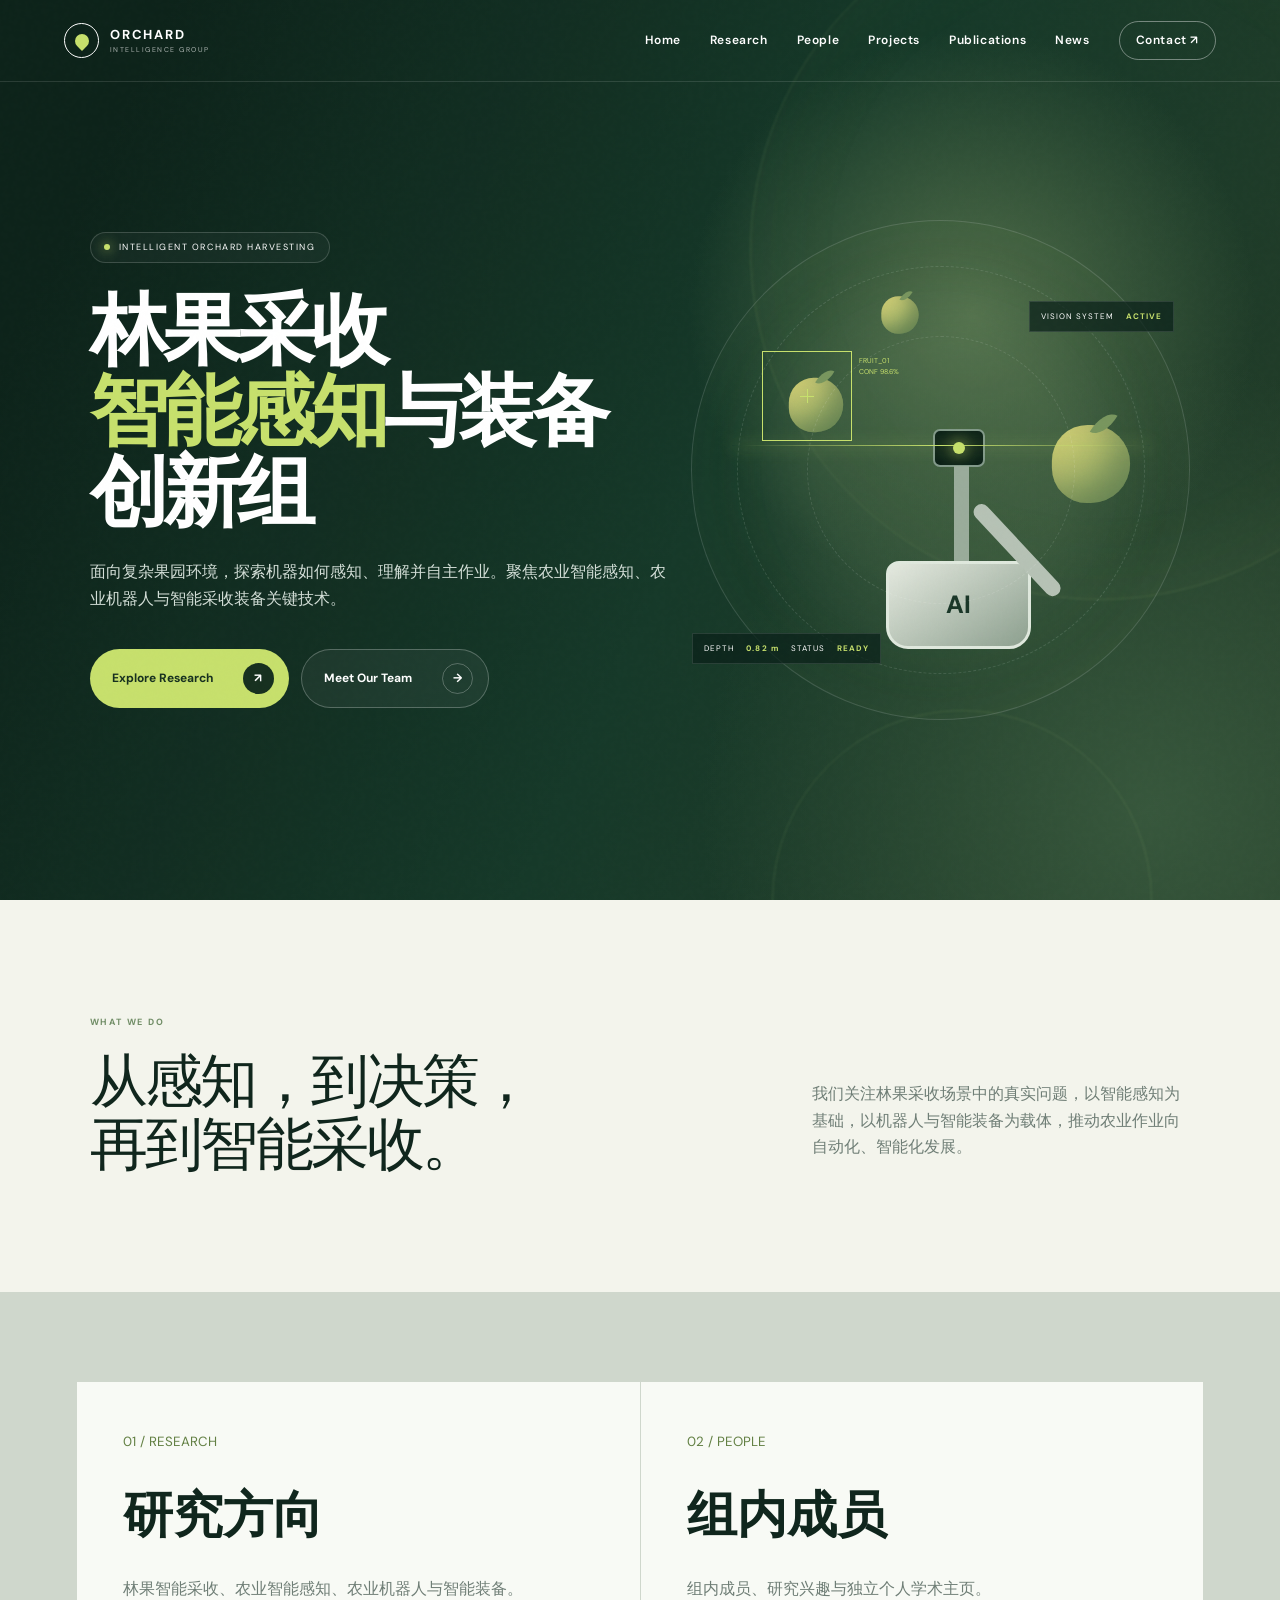
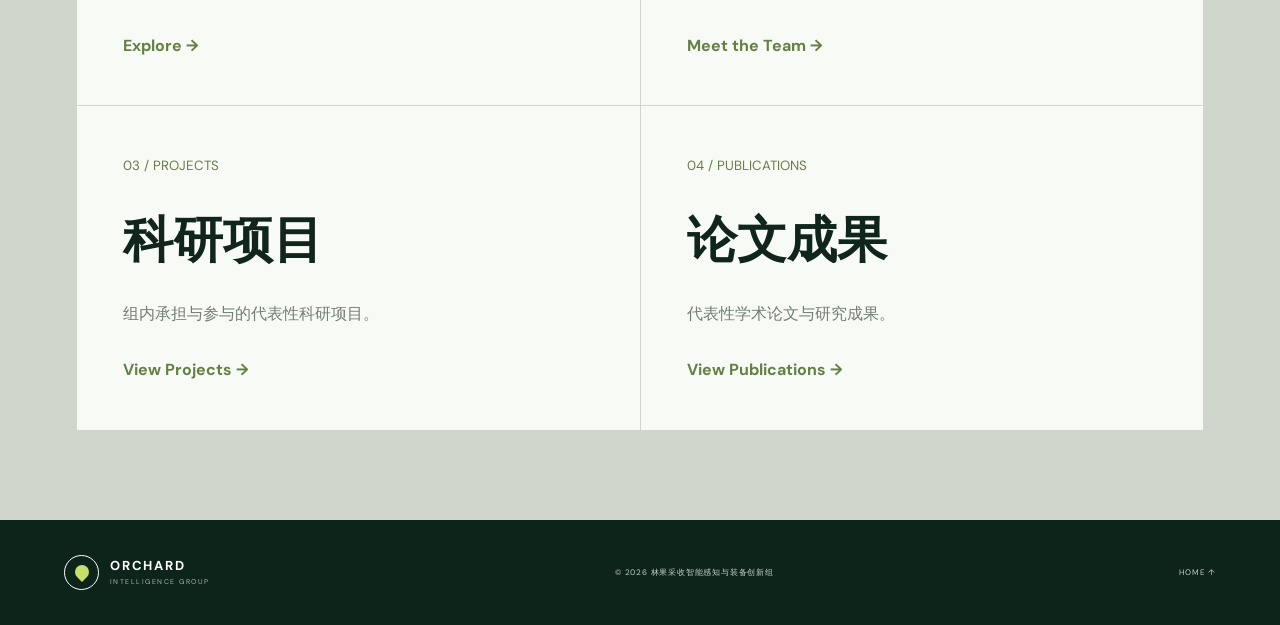
<file: index.html>
<!doctype html><html lang="zh-CN"><head><meta charset="utf-8"><meta name="viewport" content="width=device-width,initial-scale=1">
<meta name="description" content="林果采收智能感知与装备创新组"><title>林果采收智能感知与装备创新组</title><link rel="stylesheet" href="style.css"></head>
<body><div class="noise"></div><header class="nav" id="nav">
<a class="brand" href="index.html"><span class="logo"><i></i></span><span><b>ORCHARD</b><small>INTELLIGENCE GROUP</small></span></a>
<button class="menu" aria-label="菜单">☰</button>
<nav>
<a href="index.html">Home</a>
<a href="research.html">Research</a>
<a href="people.html">People</a>
<a href="projects.html">Projects</a>
<a href="publications.html">Publications</a>
<a href="news.html">News</a>
<a class="nav-btn" href="contact.html">Contact ↗</a>
</nav></header><main>
<section class="hero"><div class="hero-bg"></div><div class="hero-grid"></div><div class="orb o1"></div><div class="orb o2"></div>
<div class="hero-content reveal"><div class="status"><span></span> INTELLIGENT ORCHARD HARVESTING</div>
<h1>林果采收<br><em>智能感知</em>与装备创新组</h1>
<p>面向复杂果园环境，探索机器如何感知、理解并自主作业。聚焦农业智能感知、农业机器人与智能采收装备关键技术。</p>
<div class="hero-actions"><a class="btn primary" href="research.html"><span>Explore Research</span><b>↗</b></a><a class="btn glass" href="people.html"><span>Meet Our Team</span><b>→</b></a></div></div>
<div class="visual reveal"><div class="hud top"><span>VISION SYSTEM</span><b>ACTIVE</b></div><div class="fruit f1"><i></i></div><div class="fruit f2"><i></i></div><div class="fruit f3"><i></i></div><div class="scanline"></div><div class="target"><span></span><i>FRUIT_01<br>CONF 98.6%</i></div><div class="machine"><div class="eye"></div><div class="neck"></div><div class="body">AI</div><div class="arm"></div></div><div class="hud bottom"><span>DEPTH</span><b>0.82 m</b><span>STATUS</span><b>READY</b></div></div>
</section>
<section class="intro"><p class="kicker reveal">WHAT WE DO</p><div class="intro-row reveal"><h2>从感知，到决策，<br>再到智能采收。</h2><p>我们关注林果采收场景中的真实问题，以智能感知为基础，以机器人与智能装备为载体，推动农业作业向自动化、智能化发展。</p></div></section>
<section class="home-links">
<a class="portal-card reveal" href="research.html"><small>01 / RESEARCH</small><h2>研究方向</h2><p>林果智能采收、农业智能感知、农业机器人与智能装备。</p><b>Explore →</b></a>
<a class="portal-card reveal" href="people.html"><small>02 / PEOPLE</small><h2>组内成员</h2><p>组内成员、研究兴趣与独立个人学术主页。</p><b>Meet the Team →</b></a>
<a class="portal-card reveal" href="projects.html"><small>03 / PROJECTS</small><h2>科研项目</h2><p>组内承担与参与的代表性科研项目。</p><b>View Projects →</b></a>
<a class="portal-card reveal" href="publications.html"><small>04 / PUBLICATIONS</small><h2>论文成果</h2><p>代表性学术论文与研究成果。</p><b>View Publications →</b></a>
</section></main><footer><a class="brand" href="index.html"><span class="logo"><i></i></span><span><b>ORCHARD</b><small>INTELLIGENCE GROUP</small></span></a>
<p>© 2026 林果采收智能感知与装备创新组</p><a href="index.html">HOME ↑</a></footer><script src="main.js"></script></body></html>
</file>
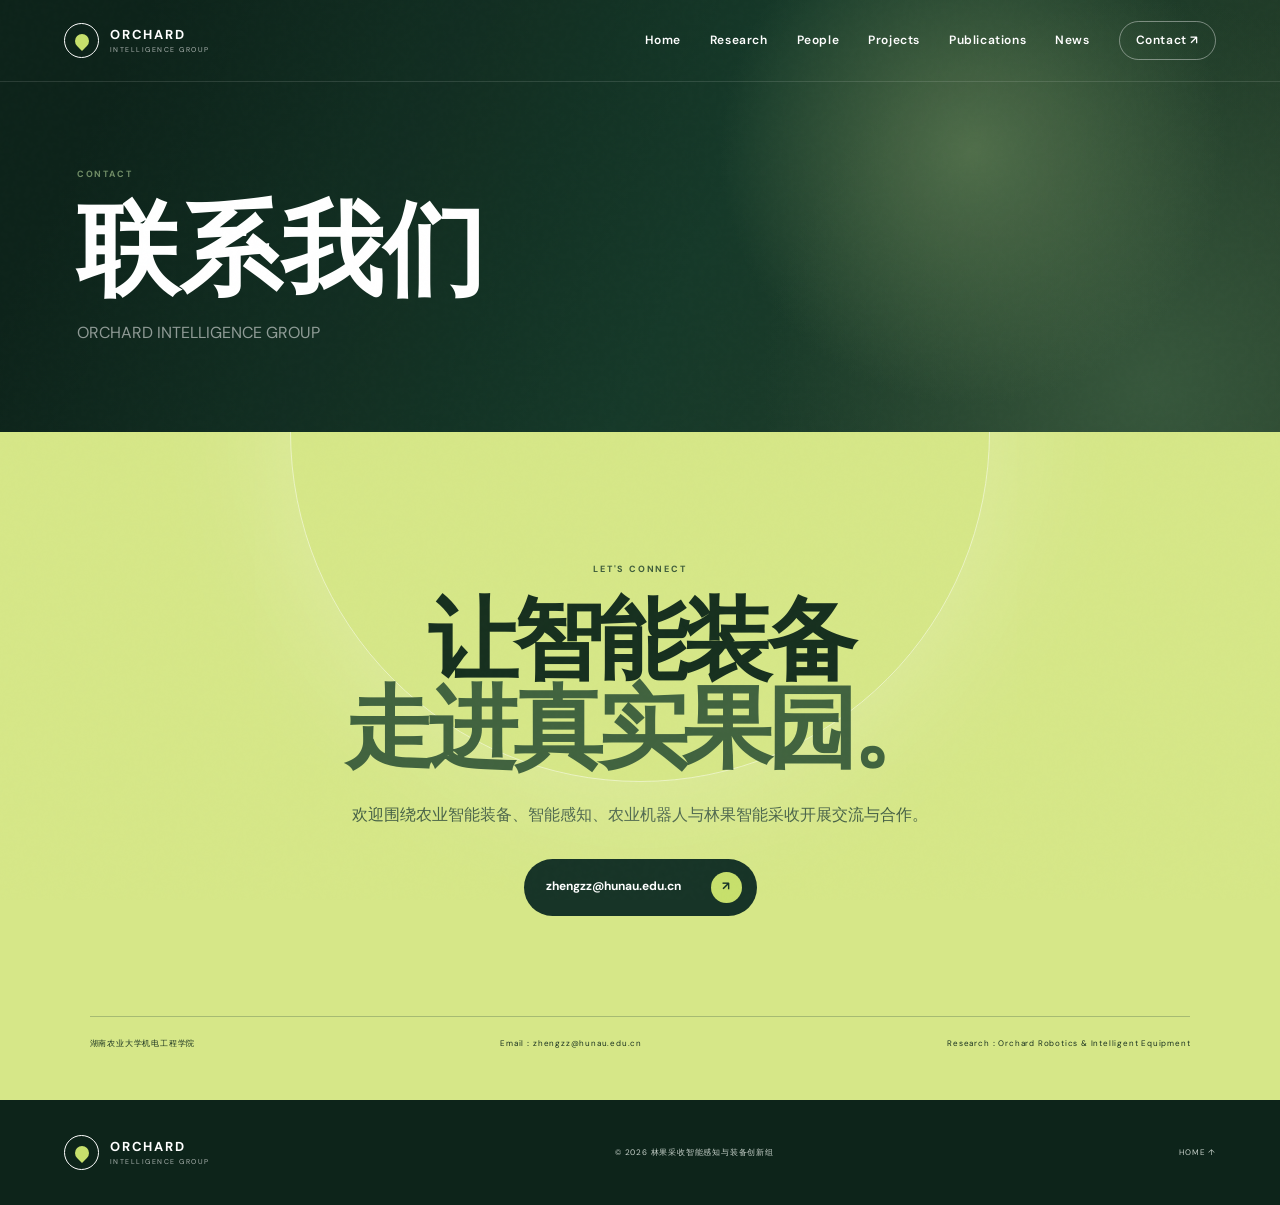
<file: contact.html>
<!doctype html><html lang="zh-CN"><head><meta charset="utf-8"><meta name="viewport" content="width=device-width,initial-scale=1">
<meta name="description" content="林果采收智能感知与装备创新组"><title>Contact | 林果采收智能感知与装备创新组</title>
<link rel="stylesheet" href="style.css"></head><body><div class="noise"></div><header class="nav" id="nav">
<a class="brand" href="index.html"><span class="logo"><i></i></span><span><b>ORCHARD</b><small>INTELLIGENCE GROUP</small></span></a>
<button class="menu" aria-label="菜单">☰</button>
<nav>
<a href="index.html">Home</a>
<a href="research.html">Research</a>
<a href="people.html">People</a>
<a href="projects.html">Projects</a>
<a href="publications.html">Publications</a>
<a href="news.html">News</a>
<a class="nav-btn" href="contact.html">Contact ↗</a>
</nav></header>
<main class="inner-main"><section class="page-hero"><div class="hero-bg"></div><div class="hero-grid"></div>
<div class="page-hero-content reveal"><p class="kicker">CONTACT</p><h1>联系我们</h1><p>ORCHARD INTELLIGENCE GROUP</p></div></section><section class="contact contact-page"><div class="contact-glow"></div><p class="kicker reveal">LET'S CONNECT</p>
<h2 class="reveal">让智能装备<br><em>走进真实果园。</em></h2><p class="reveal">欢迎围绕农业智能装备、智能感知、农业机器人与林果智能采收开展交流与合作。</p>
<a class="btn light reveal" href="mailto:zhengzz@hunau.edu.cn"><span>zhengzz@hunau.edu.cn</span><b>↗</b></a>
<div class="contact-meta reveal"><span>湖南农业大学机电工程学院</span><span>Email：zhengzz@hunau.edu.cn</span><span>Research：Orchard Robotics & Intelligent Equipment</span></div></section></main>
<footer><a class="brand" href="index.html"><span class="logo"><i></i></span><span><b>ORCHARD</b><small>INTELLIGENCE GROUP</small></span></a>
<p>© 2026 林果采收智能感知与装备创新组</p><a href="index.html">HOME ↑</a></footer><script src="main.js"></script></body></html>
</file>
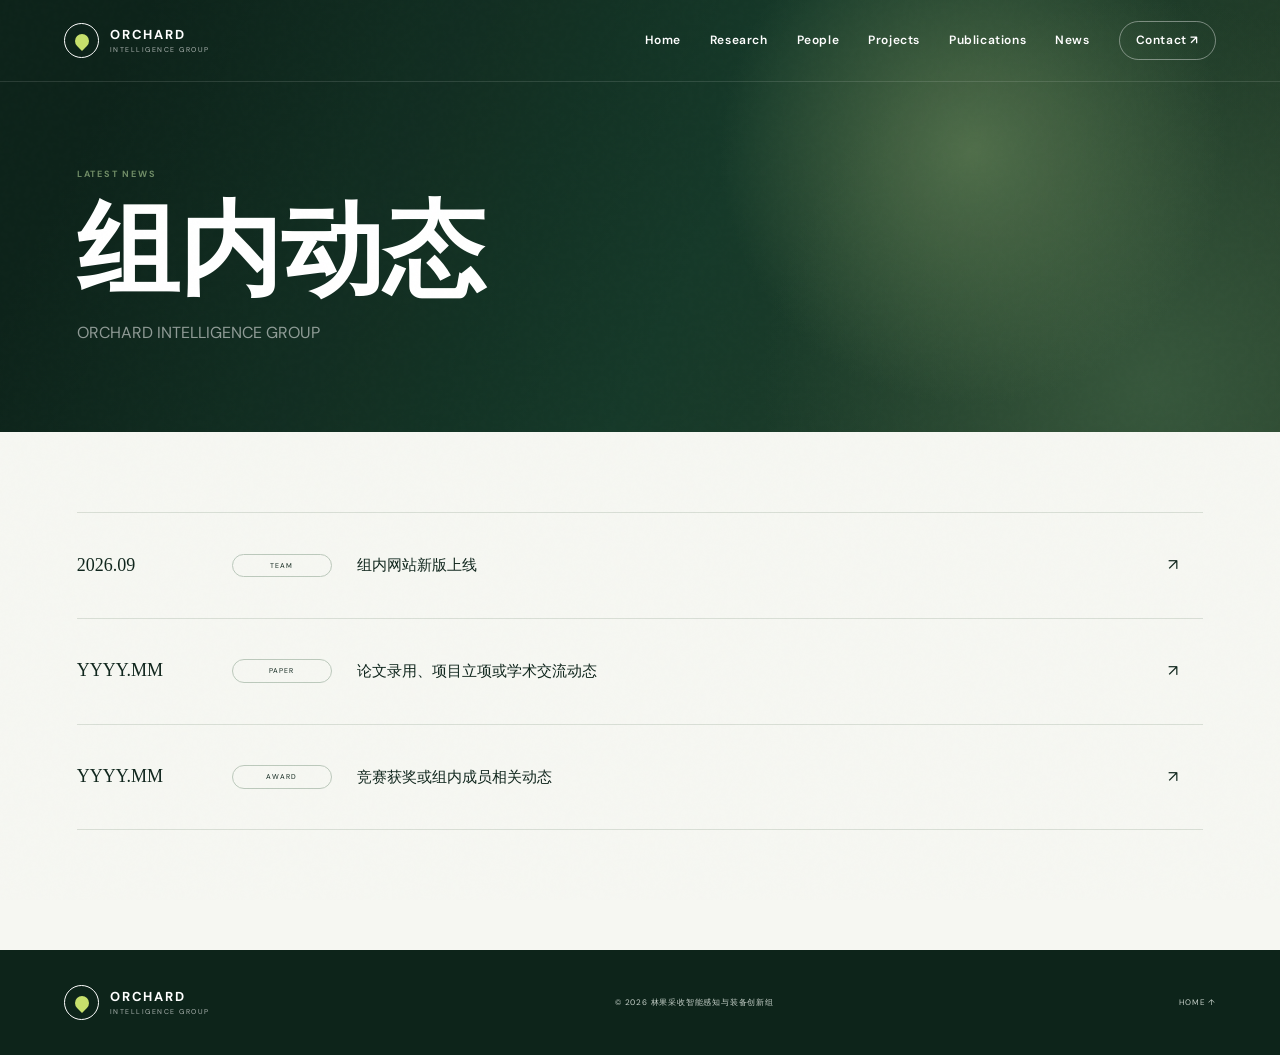
<file: news.html>
<!doctype html><html lang="zh-CN"><head><meta charset="utf-8"><meta name="viewport" content="width=device-width,initial-scale=1">
<meta name="description" content="林果采收智能感知与装备创新组"><title>News | 林果采收智能感知与装备创新组</title>
<link rel="stylesheet" href="style.css"></head><body><div class="noise"></div><header class="nav" id="nav">
<a class="brand" href="index.html"><span class="logo"><i></i></span><span><b>ORCHARD</b><small>INTELLIGENCE GROUP</small></span></a>
<button class="menu" aria-label="菜单">☰</button>
<nav>
<a href="index.html">Home</a>
<a href="research.html">Research</a>
<a href="people.html">People</a>
<a href="projects.html">Projects</a>
<a href="publications.html">Publications</a>
<a href="news.html">News</a>
<a class="nav-btn" href="contact.html">Contact ↗</a>
</nav></header>
<main class="inner-main"><section class="page-hero"><div class="hero-bg"></div><div class="hero-grid"></div>
<div class="page-hero-content reveal"><p class="kicker">LATEST NEWS</p><h1>组内动态</h1><p>ORCHARD INTELLIGENCE GROUP</p></div></section><section class="news page-section"><div class="news-list">
<article class="reveal"><time>2026.09</time><span class="news-tag">TEAM</span><h3>组内网站新版上线</h3><span>↗</span></article>
<article class="reveal"><time>YYYY.MM</time><span class="news-tag">PAPER</span><h3>论文录用、项目立项或学术交流动态</h3><span>↗</span></article>
<article class="reveal"><time>YYYY.MM</time><span class="news-tag">AWARD</span><h3>竞赛获奖或组内成员相关动态</h3><span>↗</span></article>
</div></section></main>
<footer><a class="brand" href="index.html"><span class="logo"><i></i></span><span><b>ORCHARD</b><small>INTELLIGENCE GROUP</small></span></a>
<p>© 2026 林果采收智能感知与装备创新组</p><a href="index.html">HOME ↑</a></footer><script src="main.js"></script></body></html>
</file>
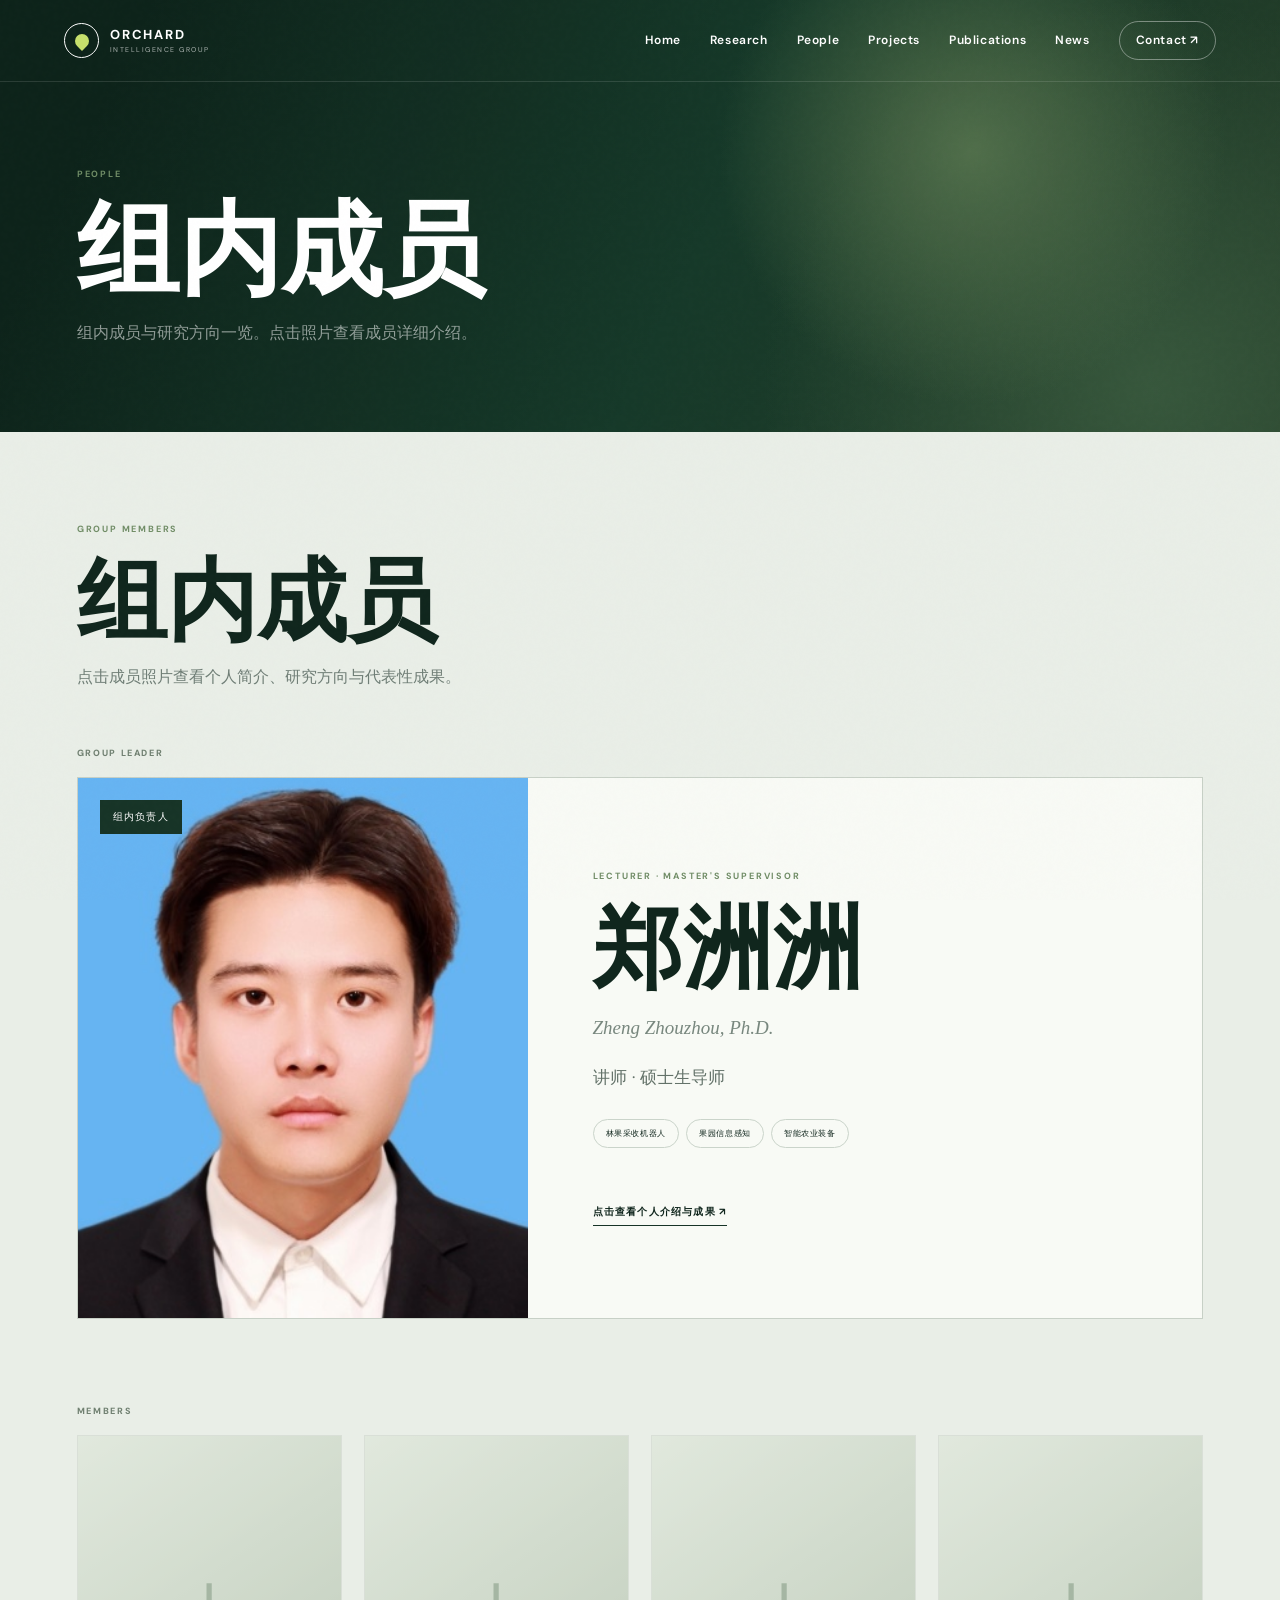
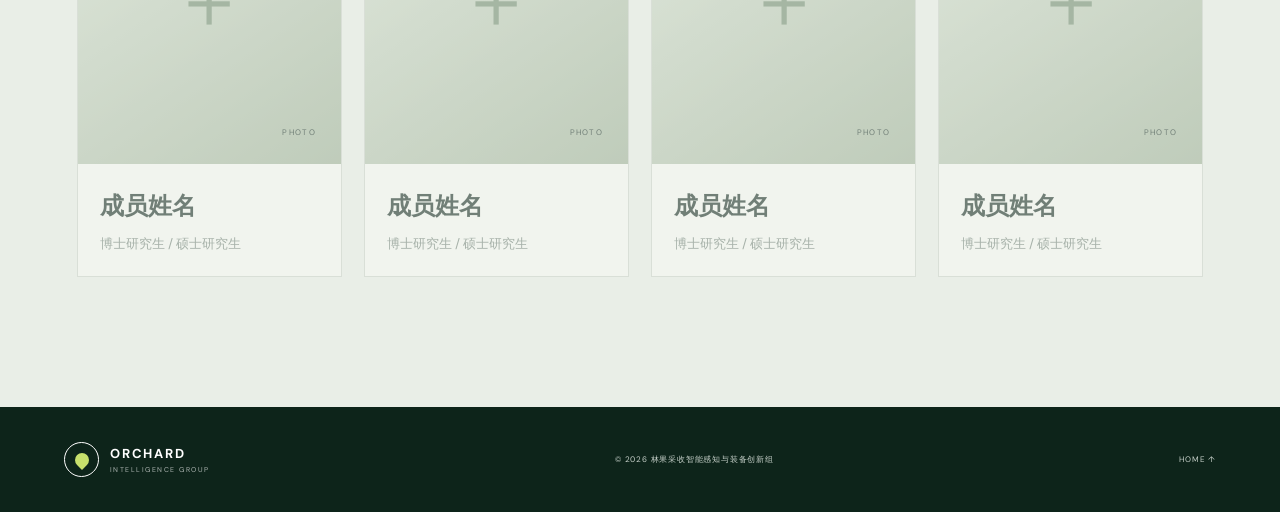
<file: people.html>
<!doctype html>
<html lang="zh-CN">
<head>
<meta charset="utf-8"><meta name="viewport" content="width=device-width,initial-scale=1">
<meta name="description" content="林果采收智能感知与装备创新组组内成员">
<title>People | 林果采收智能感知与装备创新组</title>
<link rel="stylesheet" href="style.css">
</head>
<body>
<div class="noise"></div>
<header class="nav" id="nav">
  <a class="brand" href="index.html"><span class="logo"><i></i></span><span><b>ORCHARD</b><small>INTELLIGENCE GROUP</small></span></a>
  <button class="menu" aria-label="菜单">☰</button>
  <nav>
    <a href="index.html">Home</a><a href="research.html">Research</a><a href="people.html">People</a>
    <a href="projects.html">Projects</a><a href="publications.html">Publications</a><a href="news.html">News</a>
    <a class="nav-btn" href="contact.html">Contact ↗</a>
  </nav>
</header>

<main class="inner-main">
<section class="page-hero">
  <div class="hero-bg"></div><div class="hero-grid"></div>
  <div class="page-hero-content reveal">
    <p class="kicker">PEOPLE</p><h1>组内成员</h1>
    <p>组内成员与研究方向一览。点击照片查看成员详细介绍。</p>
  </div>
</section>

<section class="members-section">
  <div class="members-heading reveal">
    <p class="kicker">GROUP MEMBERS</p>
    <h2>组内成员</h2>
    <p>点击成员照片查看个人简介、研究方向与代表性成果。</p>
  </div>

  <!-- 组内负责人：固定置顶 -->
  <div class="leader-area reveal">
    <p class="member-group-label">GROUP LEADER</p>
    <button class="leader-card" type="button" data-open-profile="zhengzhouzhou">
      <div class="leader-photo">
        <img src="assets/images/team/zhengzhouzhou.jpeg" alt="郑洲洲" onerror="this.style.display='none'">
        <div class="member-fallback"><strong>郑</strong></div>
        <span class="leader-badge">组内负责人</span>
      </div>
      <div class="leader-info">
        <p class="kicker">LECTURER · MASTER'S SUPERVISOR</p>
        <h3>郑洲洲</h3>
        <p class="member-en">Zheng Zhouzhou, Ph.D.</p>
        <p>讲师 · 硕士生导师</p>
        <div class="chips"><span>林果采收机器人</span><span>果园信息感知</span><span>智能农业装备</span></div>
        <b>点击查看个人介绍与成果 ↗</b>
      </div>
    </button>
  </div>

  <!-- 其他成员：以后直接复制 member-card 即可 -->
  <div class="all-members reveal">
    <p class="member-group-label">MEMBERS</p>
    <div class="members-grid">

      <article class="member-card member-card-placeholder">
        <div class="grid-photo"><div class="member-fallback"><strong>＋</strong><small>PHOTO</small></div></div>
        <div class="grid-info"><h3>成员姓名</h3><p>博士研究生 / 硕士研究生</p></div>
      </article>

      <article class="member-card member-card-placeholder">
        <div class="grid-photo"><div class="member-fallback"><strong>＋</strong><small>PHOTO</small></div></div>
        <div class="grid-info"><h3>成员姓名</h3><p>博士研究生 / 硕士研究生</p></div>
      </article>

      <article class="member-card member-card-placeholder">
        <div class="grid-photo"><div class="member-fallback"><strong>＋</strong><small>PHOTO</small></div></div>
        <div class="grid-info"><h3>成员姓名</h3><p>博士研究生 / 硕士研究生</p></div>
      </article>

      <article class="member-card member-card-placeholder">
        <div class="grid-photo"><div class="member-fallback"><strong>＋</strong><small>PHOTO</small></div></div>
        <div class="grid-info"><h3>成员姓名</h3><p>博士研究生 / 硕士研究生</p></div>
      </article>

    </div>
  </div>
</section>
</main>

<!-- 郑洲洲：完整个人成果只放在此弹窗，不拆到 Projects / Publications 等组内页面 -->
<div class="profile-modal" id="profile-zhengzhouzhou" aria-hidden="true">
  <div class="profile-backdrop" data-close-profile></div>
  <section class="profile-dialog" role="dialog" aria-modal="true" aria-labelledby="zz-title">
    <button class="profile-close" type="button" data-close-profile aria-label="关闭">×</button>

    <div class="modal-hero">
      <div class="modal-photo">
        <img src="assets/images/team/zhengzhouzhou.jpeg" alt="郑洲洲" onerror="this.style.display='none'">
        <div class="member-fallback"><strong>郑</strong></div>
      </div>
      <div>
        <p class="kicker">PERSONAL PROFILE</p>
        <h2 id="zz-title">郑洲洲</h2>
        <p class="member-en">Zheng Zhouzhou, Ph.D.</p>
        <p>工学博士，讲师，硕士生导师。2025年6月毕业于西北农林科技大学机械与电子工程学院农业机械化工程专业，2024年获国家留学基金委资助赴加拿大麦吉尔大学生物资源工程系联合培养。主要从事林果采收机器人、果园信息感知技术、果树表型解析与油茶振动收获机理等方向研究。</p>
        <a class="modal-email" href="mailto:zhengzz@hunau.edu.cn">zhengzz@hunau.edu.cn ↗</a>
      </div>
    </div>

    <div class="modal-stats">
      <div><strong>10+</strong><span>SCI Papers</span></div><div><strong>1000+</strong><span>Citations</span></div>
      <div><strong>20</strong><span>H-index</span></div><div><strong>7+</strong><span>Research Projects</span></div>
    </div>

    <div class="modal-grid">
      <article class="modal-panel">
        <p class="kicker">CURRENT POSITION</p><h3>湖南农业大学机电工程学院</h3><p>2025.07—至今　专任教师 / 讲师</p>
        <div class="modal-line"></div><p class="kicker">EDUCATION</p>
        <ul><li><b>2021.09—2025.06</b>　西北农林科技大学 · 农业机械化工程 · 博士</li>
        <li><b>2023.12—2024.12</b>　加拿大麦吉尔大学 · 生物资源工程系 · 博士联合培养</li></ul>
        <div class="modal-line"></div><p class="kicker">TEACHING</p><p>智能农机装备、机器视觉、机械故障诊断与决策</p>
      </article>
      <article class="modal-panel">
        <p class="kicker">RESEARCH INTERESTS</p><h3>研究方向</h3>
        <ul class="focus-list"><li>林果采收机器人</li><li>果园信息感知技术</li><li>果树表型解析</li><li>油茶振动收获机理</li></ul>
        <div class="modal-line"></div><p class="kicker">ACADEMIC SERVICE</p>
        <p>Plant Phenomics 青年编委；Agronomy、Sustainability 客座主编；并担任多本农业工程、人工智能与智能制造领域 SCI 期刊审稿专家。</p>
      </article>
    </div>

    <article class="modal-block">
      <div class="modal-block-head"><div><p class="kicker">SELECTED PROJECTS</p><h3>科研项目</h3></div><span>2022—2028</span></div>
      <div class="modal-projects">
        <div><b>湖南省自然科学基金青年基金项目</b><span>2026.01—2028.12 · 主持</span><small>2026JJ60165</small></div>
        <div><b>湖南省教育厅优秀青年项目</b><span>2025.11—2027.12 · 主持</span><small>25B0268</small></div>
        <div><b>岳麓山实验室联合引进人才项目</b><span>2026.01—2027.12 · 主持</span><small>2025RC2065</small></div>
        <div><b>国家建设高水平大学公派联合培养博士研究生项目</b><span>2023.12—2024.12 · 主持</span><small>202306300107</small></div>
        <div><b>国家重点研发计划课题</b><span>2022.01—2027.12 · 参与</span><small>2022YFD2200404</small></div>
        <div><b>国家自然科学基金面上项目</b><span>2024.01—2027.12 · 参与</span><small>32372009</small></div>
      </div>
    </article>

    <article class="modal-block">
      <div class="modal-block-head"><div><p class="kicker">SELECTED PUBLICATIONS</p><h3>代表性论文</h3></div><span>PUBLICATIONS</span></div>
      <ol class="modal-publications">
        <li><b>Autonomous Navigation of Orchard Harvesting Robot via Light-weight Salient Object Detection.</b><span>Smart Agricultural Technology, 2026: 102094.</span></li>
        <li><b>AGHRNet: An attention ghost-HRNet for confirmation of catch-and-shake locations in jujube fruits vibration harvesting.</b><span>Computers and Electronics in Agriculture, 2023, 210: 107921.</span></li>
        <li><b>A novel jujube tree trunk and branch salient object detection method for catch-and-shake robotic visual perception.</b><span>Expert Systems with Applications, 2024, 251: 124022.</span></li>
        <li><b>Graph Transformer with spatial-spectral features fusion for hyperspectral image classification.</b><span>Expert Systems with Applications, 2025, 264: 125962.</span></li>
        <li><b>Characterising vibration patterns of winter jujube trees to optimise automated fruit harvesting.</b><span>Biosystems Engineering, 2024, 248: 255–268.</span></li>
        <li><b>Autonomous navigation method of jujube catch-and-shake harvesting robot based on convolutional neural networks.</b><span>Computers and Electronics in Agriculture, 2023, 215: 108469.</span></li>
      </ol>
    </article>

    <article class="modal-block">
      <div class="modal-block-head"><div><p class="kicker">HONORS & AWARDS</p><h3>个人获奖</h3></div><span>SELECTED</span></div>
      <div class="modal-awards">
        <div><time>2026</time><p>第四届湖南省大学生节能减排大赛省一等奖指导教师</p></div>
        <div><time>2025</time><p>西北农林科技大学优秀博士学位论文</p></div>
        <div><time>2024</time><p>博士研究生国家奖学金、西北农林科技大学优秀学生干部</p></div>
        <div><time>2023</time><p>国家留学基金委公派留学奖学金</p></div>
        <div><time>2020</time><p>硕士研究生国家奖学金</p></div>
      </div>
    </article>
  </section>
</div>

<footer><a class="brand" href="index.html"><span class="logo"><i></i></span><span><b>ORCHARD</b><small>INTELLIGENCE GROUP</small></span></a><p>© 2026 林果采收智能感知与装备创新组</p><a href="index.html">HOME ↑</a></footer>
<script src="main.js"></script>
</body></html>
</file>
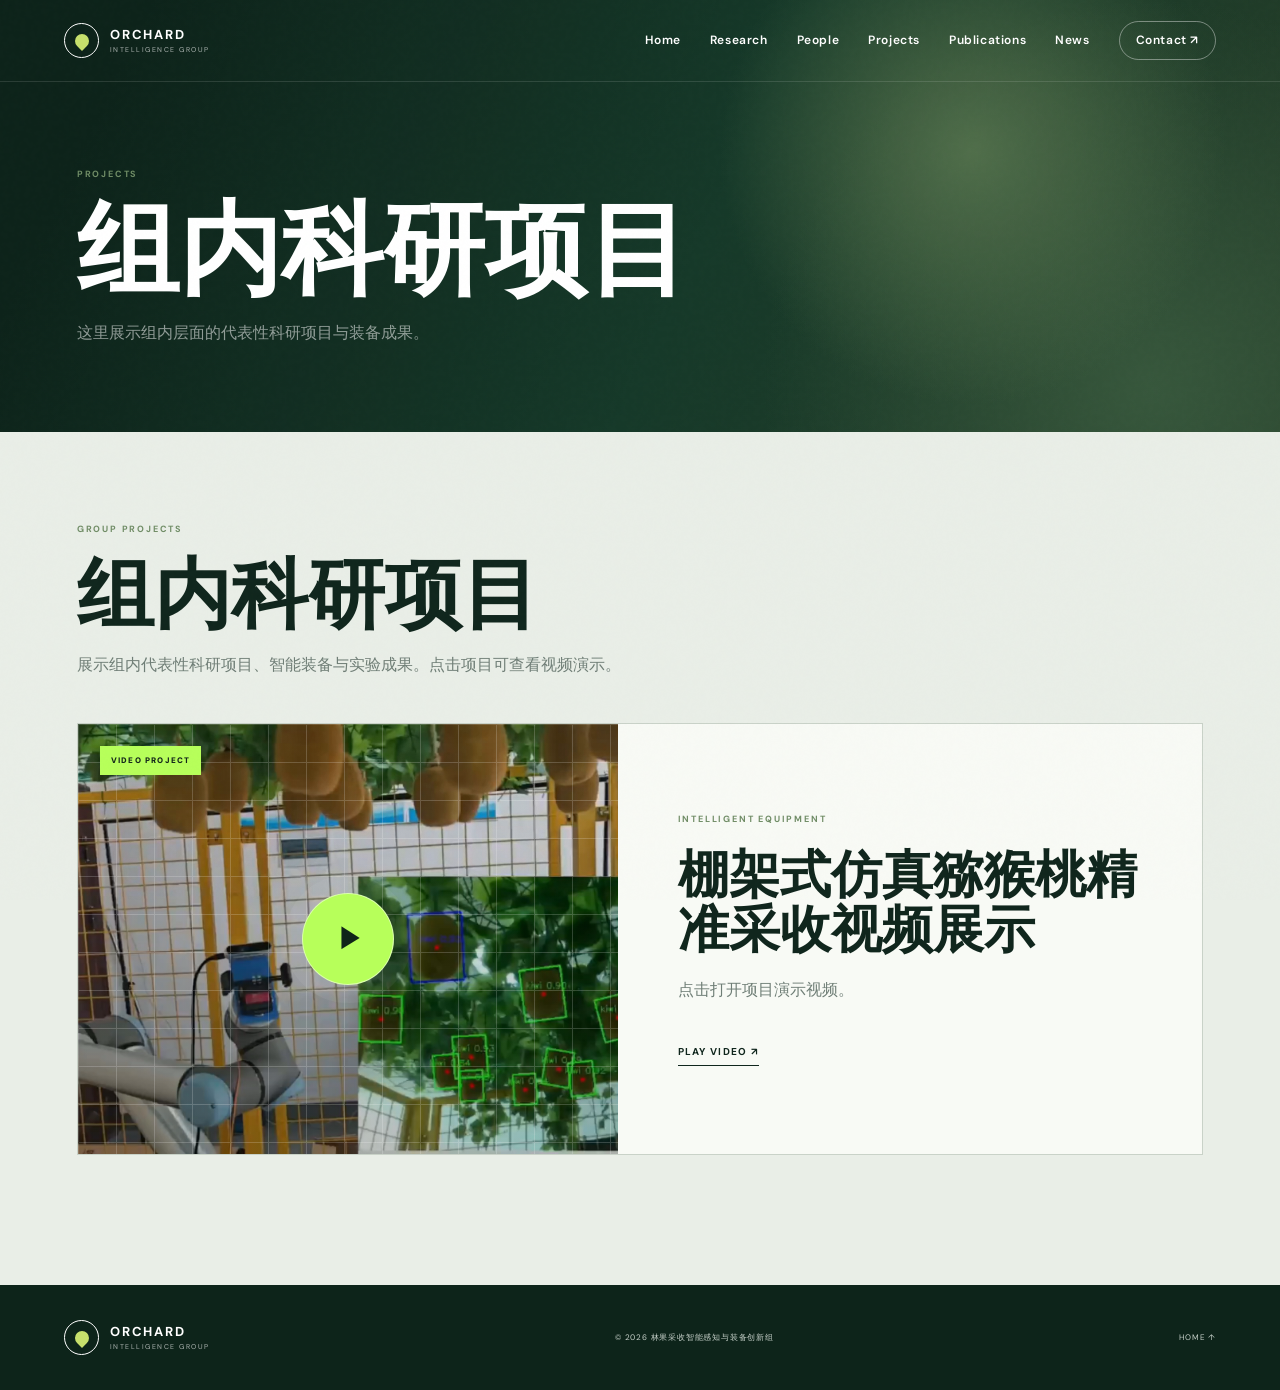
<file: projects.html>
<!doctype html><html lang="zh-CN"><head><meta charset="utf-8"><meta name="viewport" content="width=device-width,initial-scale=1"><title>Projects | 林果采收智能感知与装备创新组</title><link rel="stylesheet" href="style.css"></head><body><div class="noise"></div>
<header class="nav" id="nav"><a class="brand" href="index.html"><span class="logo"><i></i></span><span><b>ORCHARD</b><small>INTELLIGENCE GROUP</small></span></a><button class="menu" aria-label="菜单">☰</button><nav><a href="index.html">Home</a><a href="research.html">Research</a><a href="people.html">People</a><a href="projects.html">Projects</a><a href="publications.html">Publications</a><a href="news.html">News</a><a class="nav-btn" href="contact.html">Contact ↗</a></nav></header>
<main class="inner-main"><section class="page-hero"><div class="hero-bg"></div><div class="hero-grid"></div><div class="page-hero-content reveal"><p class="kicker">PROJECTS</p><h1>组内科研项目</h1><p>这里展示组内层面的代表性科研项目与装备成果。</p></div></section>

<section class="group-projects-page">
  <div class="group-projects-heading reveal">
    <p class="kicker">GROUP PROJECTS</p>
    <h2>组内科研项目</h2>
    <p>展示组内代表性科研项目、智能装备与实验成果。点击项目可查看视频演示。</p>
  </div>

  <button class="video-project-card reveal" type="button" data-open-video="mht-video">
    <div class="video-project-visual">
      <div class="video-project-grid"></div>
      <div class="video-play-button">▶</div>
      <span class="video-project-badge">VIDEO PROJECT</span>
    </div>
    <div class="video-project-copy">
      <p class="kicker">INTELLIGENT EQUIPMENT</p>
      <h3>棚架式仿真猕猴桃精准采收视频展示</h3>
      <p>点击打开项目演示视频。</p>
      <b>PLAY VIDEO ↗</b>
    </div>
  </button>
</section>

<div class="video-modal" id="mht-video" aria-hidden="true">
  <div class="video-modal-backdrop" data-close-video></div>
  <div class="video-modal-dialog" role="dialog" aria-modal="true" aria-label="组内科研项目视频">
    <button class="video-modal-close" type="button" data-close-video aria-label="关闭">×</button>
    <div class="video-modal-head">
      <p class="kicker">PROJECT VIDEO</p>
      <h3>棚架式仿真猕猴桃精准采收视频</h3>
    </div>
    <video controls playsinline preload="metadata">
      <source src="assets/videos/videoMHT.mp4" type="video/mp4">
      您的浏览器不支持视频播放。
    </video>
  </div>
</div></main>
<footer><a class="brand" href="index.html"><span class="logo"><i></i></span><span><b>ORCHARD</b><small>INTELLIGENCE GROUP</small></span></a><p>© 2026 林果采收智能感知与装备创新组</p><a href="index.html">HOME ↑</a></footer><script src="main.js"></script></body></html>
</file>
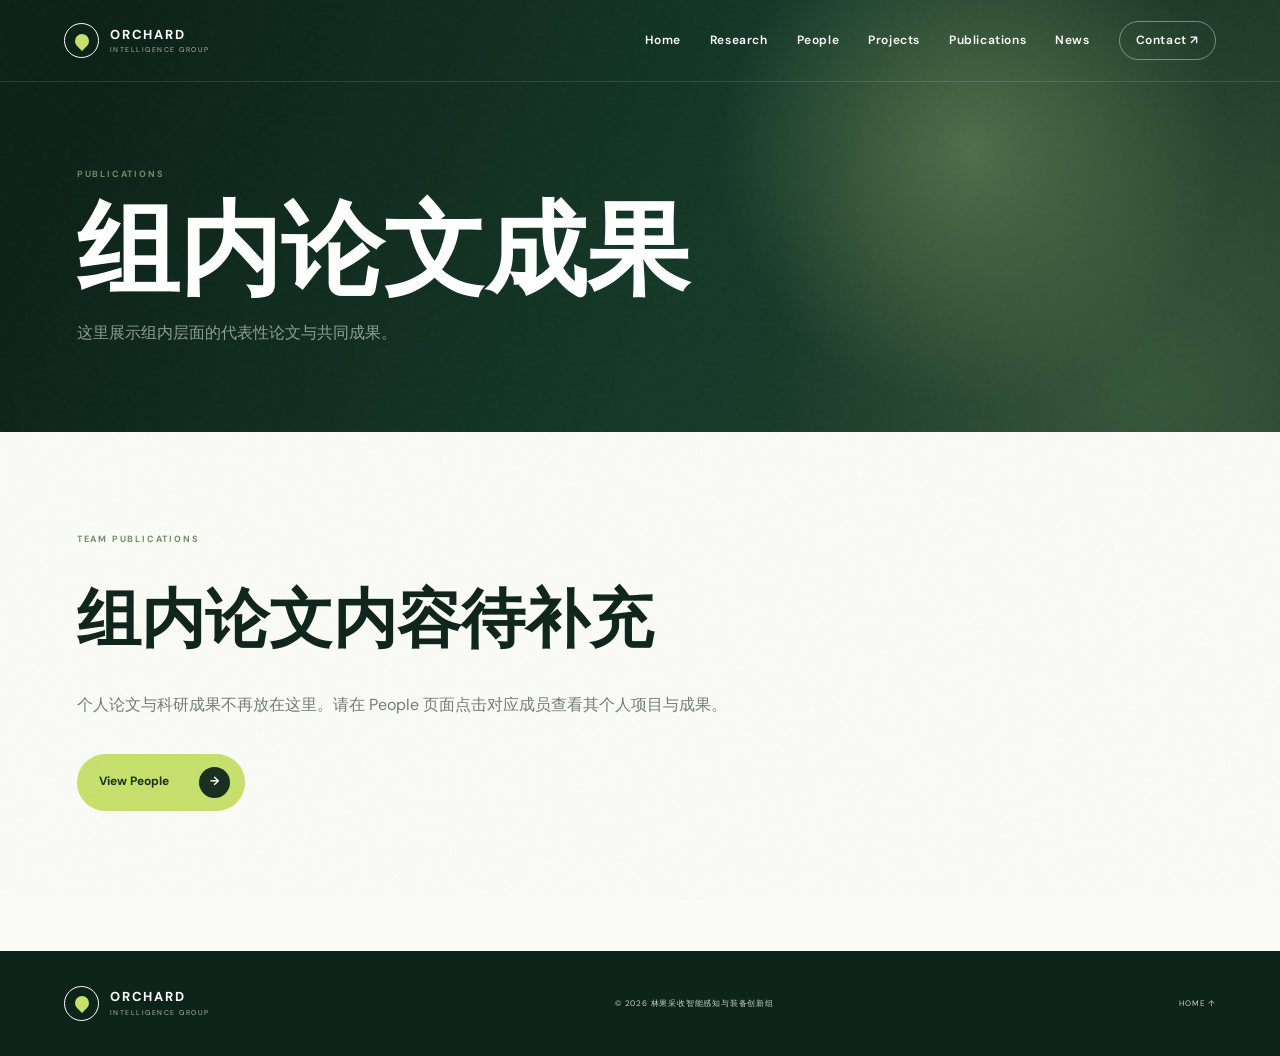
<file: publications.html>
<!doctype html><html lang="zh-CN"><head><meta charset="utf-8"><meta name="viewport" content="width=device-width,initial-scale=1"><title>Publications | 林果采收智能感知与装备创新组</title><link rel="stylesheet" href="style.css"></head><body><div class="noise"></div>
<header class="nav" id="nav"><a class="brand" href="index.html"><span class="logo"><i></i></span><span><b>ORCHARD</b><small>INTELLIGENCE GROUP</small></span></a><button class="menu" aria-label="菜单">☰</button><nav><a href="index.html">Home</a><a href="research.html">Research</a><a href="people.html">People</a><a href="projects.html">Projects</a><a href="publications.html">Publications</a><a href="news.html">News</a><a class="nav-btn" href="contact.html">Contact ↗</a></nav></header>
<main class="inner-main"><section class="page-hero"><div class="hero-bg"></div><div class="hero-grid"></div><div class="page-hero-content reveal"><p class="kicker">PUBLICATIONS</p><h1>组内论文成果</h1><p>这里展示组内层面的代表性论文与共同成果。</p></div></section>
<section class="empty-team-page"><p class="kicker">TEAM PUBLICATIONS</p><h2>组内论文内容待补充</h2><p>个人论文与科研成果不再放在这里。请在 People 页面点击对应成员查看其个人项目与成果。</p><a class="btn primary" href="people.html"><span>View People</span><b>→</b></a></section></main>
<footer><a class="brand" href="index.html"><span class="logo"><i></i></span><span><b>ORCHARD</b><small>INTELLIGENCE GROUP</small></span></a><p>© 2026 林果采收智能感知与装备创新组</p><a href="index.html">HOME ↑</a></footer><script src="main.js"></script></body></html>
</file>
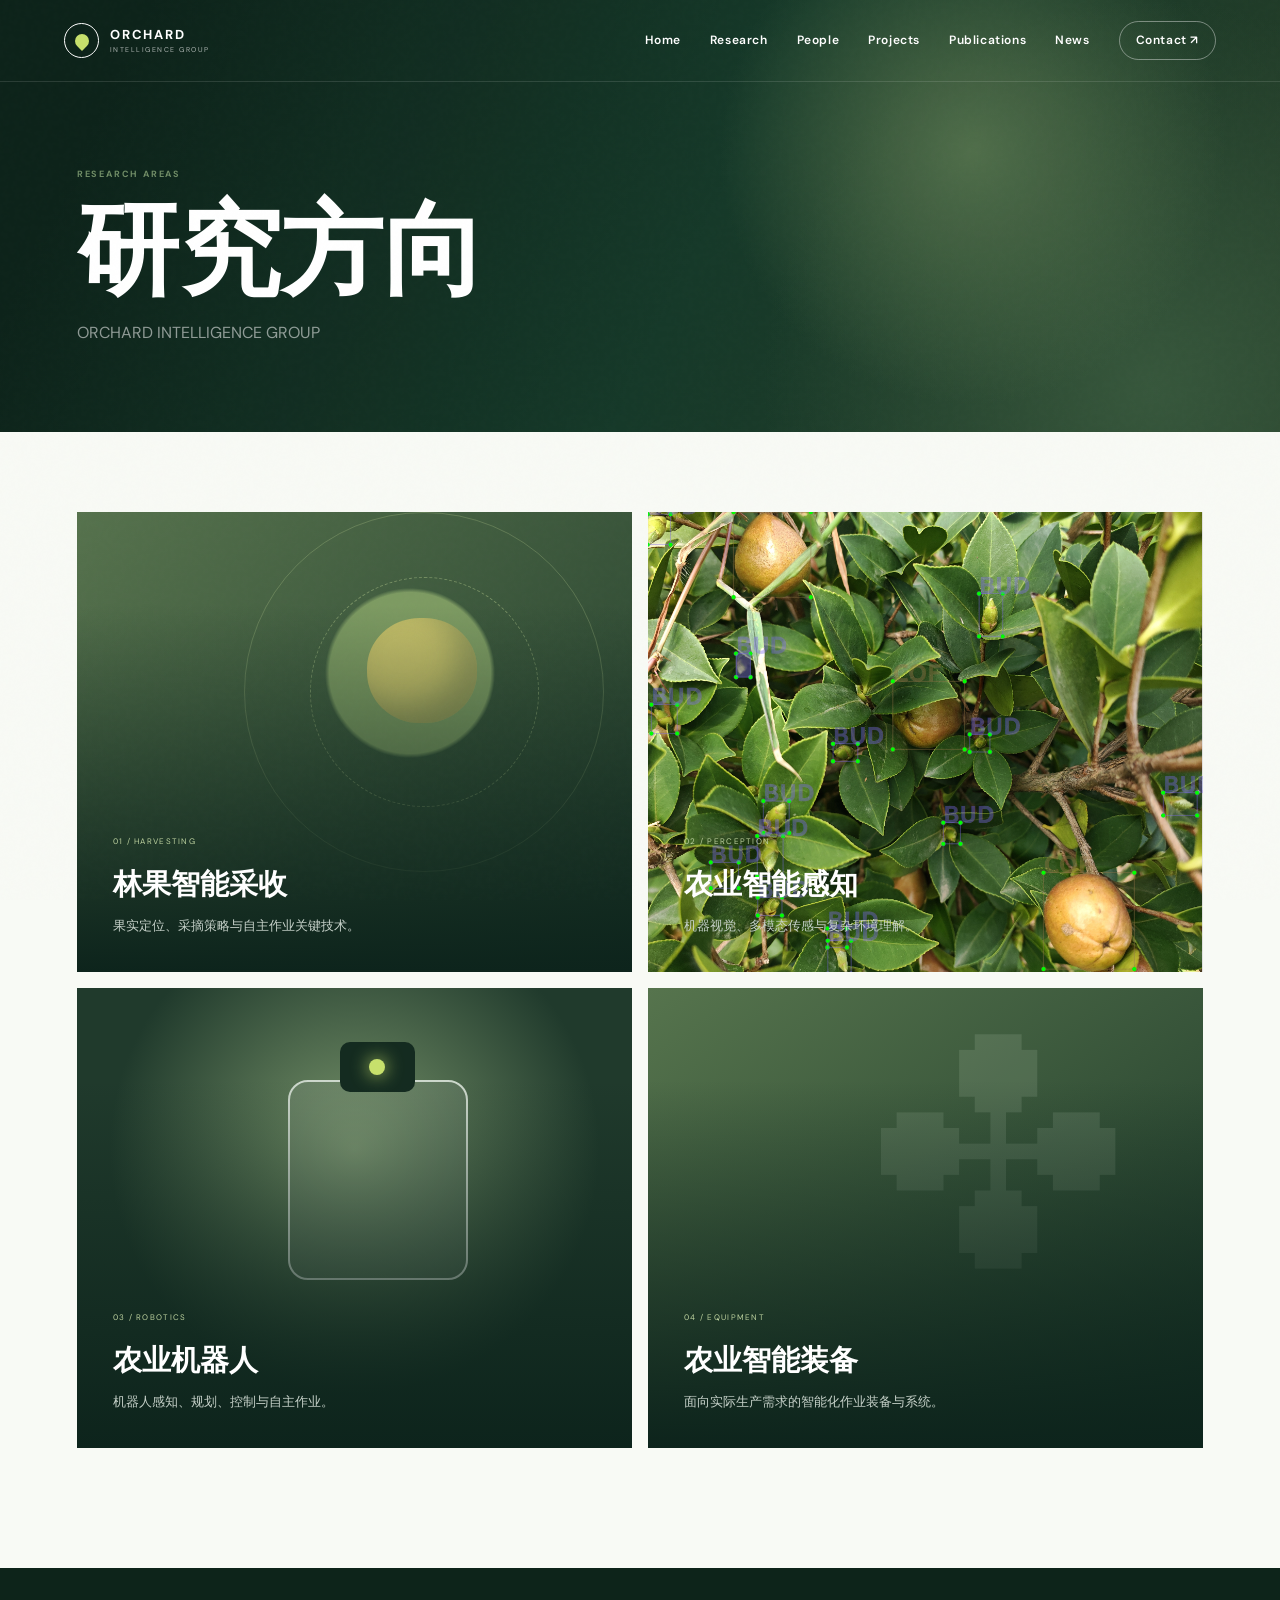
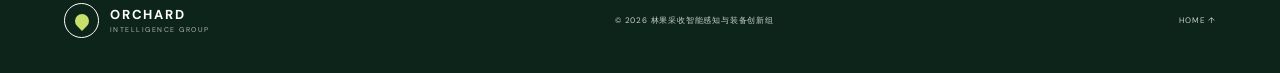
<file: research.html>
<!doctype html><html lang="zh-CN"><head><meta charset="utf-8"><meta name="viewport" content="width=device-width,initial-scale=1">
<meta name="description" content="林果采收智能感知与装备创新组"><title>Research | 林果采收智能感知与装备创新组</title>
<link rel="stylesheet" href="style.css"></head><body><div class="noise"></div><header class="nav" id="nav">
<a class="brand" href="index.html"><span class="logo"><i></i></span><span><b>ORCHARD</b><small>INTELLIGENCE GROUP</small></span></a>
<button class="menu" aria-label="菜单">☰</button>
<nav>
<a href="index.html">Home</a>
<a href="research.html">Research</a>
<a href="people.html">People</a>
<a href="projects.html">Projects</a>
<a href="publications.html">Publications</a>
<a href="news.html">News</a>
<a class="nav-btn" href="contact.html">Contact ↗</a>
</nav></header>
<main class="inner-main"><section class="page-hero"><div class="hero-bg"></div><div class="hero-grid"></div>
<div class="page-hero-content reveal"><p class="kicker">RESEARCH AREAS</p><h1>研究方向</h1><p>ORCHARD INTELLIGENCE GROUP</p></div></section><section class="research page-section"><div class="research-grid">
<article class="research-card r1 reveal"><div class="card-art"><div class="rings"></div><div class="apple"></div></div><div class="card-copy"><small>01 / HARVESTING</small><h3>林果智能采收</h3><p>果实定位、采摘策略与自主作业关键技术。</p></div></article>
<article class="research-card r2 perception-photo reveal"><div class="card-art"><div class="vision-box"></div><div class="dots"></div></div><div class="card-copy"><small>02 / PERCEPTION</small><h3>农业智能感知</h3><p>机器视觉、多模态传感与复杂环境理解。</p></div></article>
<article class="research-card r3 reveal"><div class="card-art"><div class="bot"><i></i></div></div><div class="card-copy"><small>03 / ROBOTICS</small><h3>农业机器人</h3><p>机器人感知、规划、控制与自主作业。</p></div></article>
<article class="research-card r4 reveal"><div class="card-art"><div class="gear">✣</div></div><div class="card-copy"><small>04 / EQUIPMENT</small><h3>农业智能装备</h3><p>面向实际生产需求的智能化作业装备与系统。</p></div></article>
</div></section></main>
<footer><a class="brand" href="index.html"><span class="logo"><i></i></span><span><b>ORCHARD</b><small>INTELLIGENCE GROUP</small></span></a>
<p>© 2026 林果采收智能感知与装备创新组</p><a href="index.html">HOME ↑</a></footer><script src="main.js"></script></body></html>
</file>
<file: style.css>
@import url('https://fonts.googleapis.com/css2?family=DM+Sans:wght@400;500;600;700&display=swap');
:root{--ink:#10261d;--green:#7da45e;--lime:#c7e06c;--cream:#f3f4ec;--paper:#fafbf6;--muted:#6f7e76;--line:#d8ded5}
*{box-sizing:border-box}html{scroll-behavior:smooth}body{margin:0;background:var(--paper);color:var(--ink);font-family:"DM Sans","Noto Sans SC","Microsoft YaHei",sans-serif;line-height:1.65;overflow-x:hidden}a{text-decoration:none;color:inherit}.noise{position:fixed;inset:0;pointer-events:none;z-index:100;opacity:.025;background-image:url("data:image/svg+xml,%3Csvg viewBox='0 0 180 180' xmlns='http://www.w3.org/2000/svg'%3E%3Cfilter id='n'%3E%3CfeTurbulence type='fractalNoise' baseFrequency='.9' numOctaves='4' stitchTiles='stitch'/%3E%3C/filter%3E%3Crect width='100%25' height='100%25' filter='url(%23n)' opacity='.6'/%3E%3C/svg%3E")}
.nav{height:82px;position:fixed;z-index:50;top:0;left:0;right:0;padding:0 5vw;display:flex;align-items:center;justify-content:space-between;color:white;transition:.35s;border-bottom:1px solid #ffffff1f}.nav.scrolled{height:70px;background:#f8faf4e8;color:var(--ink);backdrop-filter:blur(18px);border-color:#d9e0d8}.brand{display:flex;align-items:center;gap:11px}.brand>span:last-child{display:grid;line-height:1.05}.brand b{font-size:13px;letter-spacing:.14em}.brand small{font-size:7px;letter-spacing:.21em;opacity:.65;margin-top:5px}.logo{width:35px;height:35px;border:1px solid currentColor;border-radius:50%;display:grid;place-items:center}.logo i{display:block;width:14px;height:14px;border-radius:50% 50% 50% 0;background:var(--lime);transform:rotate(-45deg)}.nav nav{display:flex;align-items:center;gap:29px;font-size:12px;font-weight:600;letter-spacing:.05em}.nav nav>a{position:relative}.nav nav>a:not(.nav-btn):after{content:"";position:absolute;left:0;right:100%;bottom:-6px;height:1px;background:currentColor;transition:.25s}.nav nav>a:hover:after{right:0}.nav-btn{border:1px solid #ffffff66;border-radius:100px;padding:9px 16px}.scrolled .nav-btn{border-color:#173b2b55}.menu{display:none;border:0;background:none;color:inherit;font-size:24px}
.hero{min-height:780px;height:100vh;position:relative;background:#132d22;color:white;display:grid;grid-template-columns:1.05fr .95fr;align-items:center;padding:110px 7vw 70px;overflow:hidden}.hero-bg{position:absolute;inset:0;background:radial-gradient(circle at 76% 35%,#52704b 0,transparent 25%),radial-gradient(circle at 90% 90%,#38583d 0,transparent 32%),linear-gradient(115deg,#0d231a 10%,#173a2a 55%,#263e29);opacity:.98}.hero-grid{position:absolute;inset:0;background-image:linear-gradient(#fff08 1px,transparent 1px),linear-gradient(90deg,#fff08 1px,transparent 1px);background-size:70px 70px;mask-image:linear-gradient(to right,transparent 15%,black 100%)}.orb{position:absolute;border-radius:50%;filter:blur(1px);border:1px solid #d9f89d22}.o1{width:700px;height:700px;right:-170px;top:-100px;box-shadow:inset 0 0 120px #c9ec8c0a}.o2{width:380px;height:380px;right:10%;bottom:-190px}.hero-content{position:relative;z-index:3;max-width:760px}.status{display:inline-flex;align-items:center;gap:9px;border:1px solid #ffffff2b;border-radius:50px;padding:7px 13px;font-size:9px;letter-spacing:.17em;background:#ffffff08}.status span{width:6px;height:6px;background:var(--lime);border-radius:50%;box-shadow:0 0 12px var(--lime)}.hero h1{font-size:clamp(48px,6.1vw,91px);line-height:1.04;letter-spacing:-.055em;margin:27px 0 26px;font-weight:600}.hero h1 em,.contact h2 em{font-style:normal;color:var(--lime)}.hero-content>p{max-width:630px;color:#d4dfd8;font-size:16px}.hero-actions{display:flex;gap:12px;margin-top:37px}.btn{display:inline-flex;align-items:center;justify-content:space-between;gap:30px;border-radius:100px;padding:13px 15px 13px 22px;font-size:12px;font-weight:700;transition:.25s}.btn b{width:31px;height:31px;border-radius:50%;display:grid;place-items:center;transition:.25s}.btn:hover{transform:translateY(-2px)}.btn:hover b{transform:rotate(45deg)}.primary{background:var(--lime);color:#17301f}.primary b{background:#17301f;color:white}.glass{border:1px solid #ffffff40;background:#ffffff0c}.glass b{border:1px solid #ffffff40}.visual{position:relative;z-index:2;width:min(39vw,570px);height:min(39vw,570px);justify-self:end;border:1px solid #ffffff25;border-radius:50%;background:radial-gradient(circle,#72926433 0 35%,#1a342600 65%);box-shadow:inset 0 0 100px #bde87d0b}.visual:before,.visual:after{content:"";position:absolute;border:1px dashed #ffffff1f;border-radius:50%;inset:9%}.visual:after{inset:23%}.hud{position:absolute;z-index:4;font-size:8px;letter-spacing:.13em;display:flex;gap:12px;background:#0b2119b8;border:1px solid #ffffff1d;padding:8px 11px}.hud b{color:var(--lime)}.hud.top{right:3%;top:16%}.hud.bottom{bottom:11%;left:0}.fruit{position:absolute;width:68px;height:68px;border-radius:48% 52% 53% 47%;background:linear-gradient(145deg,#d9d377,#76975a);box-shadow:inset -15px -12px 25px #37583e55}.fruit i{position:absolute;width:14px;height:24px;border-radius:100% 0;background:#78965e;top:-13px;left:38px;transform:rotate(30deg)}.f1{left:18%;top:30%;transform:scale(.8)}.f2{right:13%;top:42%;transform:scale(1.15)}.f3{left:35%;top:12%;transform:scale(.55)}.target{position:absolute;left:14%;top:26%;width:90px;height:90px;border:1px solid var(--lime)}.target:before,.target:after{content:"";position:absolute;background:var(--lime)}.target:before{width:14px;height:1px;left:37px;top:44px}.target:after{height:14px;width:1px;left:44px;top:37px}.target i{position:absolute;left:96px;top:3px;font-style:normal;font-size:7px;color:var(--lime);width:80px}.scanline{position:absolute;z-index:3;left:8%;right:8%;top:45%;height:1px;background:linear-gradient(90deg,transparent,var(--lime),transparent);box-shadow:0 0 15px var(--lime);animation:scan 4s ease-in-out infinite}.machine{position:absolute;left:39%;bottom:14%;width:150px;height:220px}.body{position:absolute;bottom:0;width:145px;height:88px;border-radius:13px 13px 22px 22px;background:linear-gradient(145deg,#e4e9df,#8da08f);border:3px solid #dfe8dd;color:#1a3728;display:grid;place-items:center;font-size:25px;font-weight:800}.eye{position:absolute;width:52px;height:38px;border-radius:7px;background:#0c2118;left:47px;top:0;border:2px solid #82998b}.eye:after{content:"";position:absolute;width:12px;height:12px;background:var(--lime);border-radius:50%;left:18px;top:11px;box-shadow:0 0 16px var(--lime)}.neck{position:absolute;left:68px;top:37px;width:15px;height:95px;background:#9aac9b}.arm{position:absolute;right:-30px;bottom:55px;width:16px;height:120px;background:#b6c2b5;transform:rotate(-43deg);transform-origin:bottom;border-radius:8px}.scroll{position:absolute;z-index:3;bottom:30px;left:7vw;font-size:8px;letter-spacing:.2em;display:flex;align-items:center;gap:12px;color:#b8c7bd}.scroll i{font-style:normal;border:1px solid #ffffff35;width:28px;height:28px;border-radius:50%;display:grid;place-items:center}@keyframes scan{0%,100%{top:26%}50%{top:72%}}
.intro,.research,.people,.works,.news{padding:115px 7vw}.intro{background:var(--cream)}.kicker{font-size:9px!important;letter-spacing:.2em!important;font-weight:700!important;color:#708d66!important;margin:0 0 20px!important}.intro-row{display:grid;grid-template-columns:1.2fr .8fr;gap:12vw;align-items:end}.intro h2,.section-title h2{font-size:clamp(38px,4.5vw,65px);line-height:1.1;letter-spacing:-.045em;margin:0;font-weight:550}.intro-row>p{color:var(--muted);max-width:520px}.research{background:#f8faf5}.section-title{display:flex;justify-content:space-between;align-items:end;margin-bottom:55px}.section-title span{font-size:9px;letter-spacing:.15em;color:#87958d}.research-grid{display:grid;grid-template-columns:1fr 1fr;gap:16px}.research-card{min-height:460px;position:relative;overflow:hidden;background:#1a382a;color:white;display:flex;align-items:flex-end}.research-card:after{content:"";position:absolute;inset:0;background:linear-gradient(transparent 20%,#0d241c 100%);z-index:1}.card-art{position:absolute;inset:0;transition:.6s}.research-card:hover .card-art{transform:scale(1.04)}.r1 .card-art{background:radial-gradient(circle at 60% 35%,#7d9b62 0 18%,transparent 19%),linear-gradient(135deg,#56724d,#233e2c)}.rings{position:absolute;width:360px;height:360px;border:1px solid #dff3a833;border-radius:50%;right:5%;top:0}.rings:after{content:"";position:absolute;inset:18%;border:1px dashed #dff3a855;border-radius:50%}.apple{position:absolute;width:110px;height:105px;background:#c7c16a;border-radius:48%;right:28%;top:23%;box-shadow:inset -20px -15px 30px #48604266}.r2 .card-art{background:linear-gradient(135deg,#1d3c30,#5d7959)}.vision-box{position:absolute;width:240px;height:170px;border:2px solid #cde96d;left:30%;top:22%;box-shadow:0 0 50px #cde96d18}.vision-box:before{content:"OBJECT 98.6%";position:absolute;top:-22px;font-size:8px;color:#d9ee90}.dots{position:absolute;inset:0;background-image:radial-gradient(#d9ef9b55 1px,transparent 1px);background-size:22px 22px;mask-image:radial-gradient(circle at 55% 45%,black,transparent 55%)}.r3 .card-art{background:radial-gradient(circle at 50% 35%,#77936a,#203a2c 60%)}.bot{position:absolute;width:180px;height:200px;border:2px solid #cdd8cc;border-radius:20px;left:38%;top:20%;background:#9baa9b33}.bot:before{content:"";position:absolute;width:75px;height:50px;border-radius:10px;background:#142b20;left:50px;top:-40px}.bot i{position:absolute;width:16px;height:16px;border-radius:50%;background:var(--lime);left:79px;top:-23px;box-shadow:0 0 18px var(--lime)}.r4 .card-art{background:linear-gradient(145deg,#56744d,#183426)}.gear{position:absolute;font-size:250px;line-height:1;color:#d9e8cf22;right:13%;top:12%;animation:rotate 18s linear infinite}@keyframes rotate{to{transform:rotate(360deg)}}.card-copy{position:relative;z-index:2;padding:36px;width:100%}.card-copy small,.work-copy small{font-size:8px;letter-spacing:.16em;color:#bdd29f}.card-copy h3{font-size:29px;margin:8px 0 6px}.card-copy p{margin:0;color:#c6d1c9;font-size:13px}.card-copy a{position:absolute;right:35px;bottom:38px;font-size:10px}.card-copy a b{display:inline-grid;place-items:center;margin-left:7px;border:1px solid #ffffff50;border-radius:50%;width:28px;height:28px}
.people{background:#e9eee7}.person-card{display:grid;grid-template-columns:.9fr 1.1fr;background:#f9faf6;min-height:570px}.portrait{position:relative;min-height:570px;overflow:hidden;background:#cad7c5}.portrait img{width:100%;height:100%;object-fit:cover;position:absolute;z-index:2}.portrait-bg{position:absolute;inset:0;display:grid;place-items:center;background:linear-gradient(145deg,#dbe5d6,#9eb197)}.portrait-bg strong{font-family:serif;font-size:190px;font-weight:400;color:#6f8a6d;z-index:1}.portrait-bg small{position:absolute;bottom:30px;right:30px;text-align:right;font-size:7px;letter-spacing:.16em;color:#5f755f}.portrait-ring{position:absolute;width:430px;height:430px;border-radius:50%;border:1px solid #f8fff060}.portrait-ring:after{content:"";position:absolute;inset:15%;border:1px dashed #f8fff080;border-radius:50%}.portrait-label{position:absolute;z-index:3;left:25px;top:25px;background:#173427;color:white;font-size:7px;letter-spacing:.16em;padding:7px 10px}.person-copy{padding:70px;align-self:center}.person-copy h3{font-size:55px;line-height:1;margin:0}.person-copy .en{font-family:serif;font-size:19px;font-style:italic;color:#78877e;margin:12px 0}.line{height:1px;background:#d4dbd3;margin:32px 0}.bio{color:#65736b;max-width:580px}.bio strong{color:#173427}.chips{display:flex;flex-wrap:wrap;gap:7px;margin:28px 0}.chips span{border:1px solid #cad4ca;border-radius:50px;padding:7px 12px;font-size:8px;letter-spacing:.08em}.text-link{font-size:10px;font-weight:700;border-bottom:1px solid #173427;padding-bottom:4px}.add-member{border:1px dashed #aab7ab;margin-top:18px;display:flex;gap:20px;align-items:center;padding:22px 28px;color:#637269}.add-member>span{font-size:30px}.add-member b{font-size:12px}.add-member p{font-size:10px;margin:2px 0}.works{background:#122d21;color:white}.works .section-title .kicker{color:#9db789!important}.works .section-title span{color:#82948a}.work{display:grid;grid-template-columns:1.2fr .8fr;gap:7vw;align-items:center;padding:60px 0;border-top:1px solid #ffffff18}.work.reverse{grid-template-columns:.8fr 1.2fr}.work.reverse .work-image{order:2}.work-image{height:500px;position:relative;overflow:hidden}.wi1{background:linear-gradient(#607d56 0 54%,#355238 54%)}.field-lines{position:absolute;inset:55% 0 0;background:repeating-linear-gradient(165deg,transparent 0 35px,#a8bd7b22 36px 38px)}.harvester{position:absolute;width:260px;height:160px;left:31%;bottom:17%;background:#c9d2c3;border-radius:20px 20px 10px 10px;box-shadow:0 15px 25px #10291d55}.harvester:before,.harvester:after{content:"";position:absolute;width:65px;height:65px;border:13px solid #172d22;border-radius:50%;bottom:-35px}.harvester:before{left:20px}.harvester:after{right:20px}.harvester i{position:absolute;width:70px;height:50px;background:#183226;left:40px;top:25px}.harvester b{position:absolute;width:16px;height:190px;background:#aebaa9;right:-25px;top:-100px;transform:rotate(35deg);transform-origin:bottom}.crosshair{position:absolute;right:20%;top:25%;font-size:80px;font-weight:100;color:var(--lime)}.badge{position:absolute;z-index:3;left:18px;top:18px;background:#0c231a;color:white;padding:7px 10px;font-size:7px;letter-spacing:.15em}.wi2{background:radial-gradient(circle at 50% 50%,#718d60,#1e3b2c)}.camera-ui{position:absolute;inset:15%;border:1px solid #d5ed8a77}.camera-ui:before,.camera-ui:after{content:"";position:absolute;left:50%;top:50%;background:var(--lime)}.camera-ui:before{width:40px;height:1px;margin-left:-20px}.camera-ui:after{height:40px;width:1px;margin-top:-20px}.camera-ui b{position:absolute;right:8px;top:8px;font-size:8px;color:var(--lime)}.detect{position:absolute;border:2px solid var(--lime);width:70px;height:70px}.d1{left:28%;top:32%}.d2{right:25%;top:44%;width:95px;height:95px}.d3{left:44%;bottom:18%;width:55px;height:55px}.work-copy h3{font-size:clamp(38px,4vw,58px);line-height:1.08;letter-spacing:-.04em;margin:14px 0 22px}.work-copy>p{color:#aebdb4;max-width:500px}.work-links{display:flex;gap:9px;margin-top:30px}.work-links a{border:1px solid #ffffff30;border-radius:50px;padding:8px 13px;font-size:9px;transition:.2s}.work-links a:hover{background:var(--lime);color:#17301f;border-color:var(--lime)}
.news{background:#f6f7f2}.news-list{border-top:1px solid var(--line)}.news-list article{display:grid;grid-template-columns:130px 100px 1fr 35px;align-items:center;gap:25px;padding:25px 0;border-bottom:1px solid var(--line);transition:.2s}.news-list article:hover{padding-left:12px}.news-list time{font-family:serif;font-size:18px}.news-tag{font-size:7px;letter-spacing:.14em;border:1px solid #bcc9bc;border-radius:50px;padding:5px 9px;text-align:center}.news-list h3{font-size:15px;font-weight:500}.news-list a{width:30px;height:30px;border:1px solid #bcc9bc;border-radius:50%;display:grid;place-items:center;font-size:10px}.contact{position:relative;overflow:hidden;text-align:center;padding:130px 7vw 50px;background:#d6e788;color:#17301f}.contact-glow{position:absolute;width:700px;height:700px;border:1px solid #ffffff80;border-radius:50%;left:50%;top:-350px;transform:translateX(-50%);box-shadow:0 0 150px #fff4}.contact .kicker{color:#3f5d3b!important}.contact h2{font-size:clamp(55px,7vw,100px);line-height:.98;letter-spacing:-.06em;margin:0;position:relative}.contact h2 em{color:#41633f}.contact>p:not(.kicker){max-width:600px;margin:30px auto;color:#456044}.light{background:#173427;color:white;position:relative}.light b{background:var(--lime);color:#173427}.contact-meta{display:flex;justify-content:space-between;border-top:1px solid #47644855;margin-top:100px;padding-top:20px;font-size:8px;letter-spacing:.1em}footer{background:#0d241a;color:#c7d1ca;display:flex;align-items:center;justify-content:space-between;padding:35px 5vw;font-size:8px;letter-spacing:.1em}footer .brand{color:white}.reveal{opacity:0;transform:translateY(25px);transition:opacity .75s ease,transform .75s ease}.reveal.visible{opacity:1;transform:none}
@media(max-width:900px){.nav nav{display:none;position:absolute;top:70px;left:0;right:0;background:#10291ff5;padding:28px 5vw;flex-direction:column;align-items:flex-start}.nav.scrolled nav{background:#f7f9f3f8}.nav nav.open{display:flex}.menu{display:block}.hero{height:auto;min-height:900px;grid-template-columns:1fr;padding-top:140px}.visual{width:480px;height:480px;max-width:90vw;max-height:90vw;justify-self:center;margin-top:35px}.intro-row,.person-card,.work,.work.reverse{grid-template-columns:1fr}.research-grid{grid-template-columns:1fr}.person-copy{padding:45px}.work.reverse .work-image{order:0}.work-image{height:400px}.contact-meta{gap:20px;flex-wrap:wrap}}@media(max-width:600px){.nav{padding:0 22px}.hero,.intro,.research,.people,.works,.news{padding-left:22px;padding-right:22px}.hero{min-height:830px}.hero h1{font-size:48px}.hero-actions{flex-direction:column;align-items:flex-start}.visual{width:330px;height:330px}.machine{transform:scale(.72);left:29%;bottom:7%}.fruit{transform:scale(.6)!important}.research-card{min-height:390px}.section-title{align-items:flex-start}.section-title h2{font-size:42px}.portrait{min-height:420px}.person-card{min-height:0}.person-copy{padding:35px 25px}.person-copy h3{font-size:45px}.work-image{height:310px}.harvester{transform:scale(.65);left:12%}.news-list article{grid-template-columns:80px 1fr 30px;gap:10px}.news-tag{display:none}.news-list h3{font-size:12px}.contact{padding-left:22px;padding-right:22px}.contact-meta{display:grid;text-align:left;margin-top:70px}footer{gap:25px;flex-wrap:wrap}}

/* ===== Academic profile ===== */
.profile-section{padding:120px 6vw;background:linear-gradient(180deg,#07110e 0%,#0a1712 100%);position:relative}
.profile-stats{display:grid;grid-template-columns:repeat(4,1fr);border:1px solid rgba(255,255,255,.12);margin:36px 0 28px;background:rgba(255,255,255,.025)}
.profile-stats>div{padding:28px;border-right:1px solid rgba(255,255,255,.1)}
.profile-stats>div:last-child{border-right:0}
.profile-stats strong{display:block;font-size:clamp(30px,4vw,58px);line-height:1;color:#b7ff5a}
.profile-stats span{display:block;margin-top:9px;font-size:12px;letter-spacing:.14em;color:rgba(255,255,255,.55);text-transform:uppercase}
.profile-grid{display:grid;grid-template-columns:1.25fr .75fr;gap:20px;margin-bottom:20px}
.profile-panel,.profile-block{border:1px solid rgba(255,255,255,.12);background:rgba(255,255,255,.03);padding:34px}
.profile-panel h3,.profile-block h3{font-size:clamp(24px,3vw,38px);margin:7px 0 18px}
.profile-panel p,.profile-panel li,.profile-block p{color:rgba(255,255,255,.7);line-height:1.8}
.profile-panel ul{list-style:none;padding:0;margin:0}
.profile-panel li{padding:9px 0;border-bottom:1px solid rgba(255,255,255,.07)}
.profile-line{height:1px;background:rgba(255,255,255,.1);margin:26px 0}
.focus-list li{font-size:18px}
.profile-block{margin-top:20px}
.profile-block-head{display:flex;align-items:flex-end;justify-content:space-between;gap:20px;margin-bottom:24px}
.profile-block-head span{font-size:11px;letter-spacing:.16em;color:rgba(255,255,255,.4)}
.project-list>div{display:grid;grid-template-columns:1.4fr .8fr .35fr;gap:20px;padding:18px 0;border-top:1px solid rgba(255,255,255,.1);align-items:center}
.project-list b{font-size:16px}
.project-list span,.project-list small{color:rgba(255,255,255,.55)}
.publication-list{margin:0;padding-left:24px}
.publication-list li{padding:18px 10px;border-top:1px solid rgba(255,255,255,.1);color:#b7ff5a}
.publication-list b{display:block;color:#fff;font-size:16px;line-height:1.55;margin-bottom:6px}
.publication-list span{color:rgba(255,255,255,.58);line-height:1.5}
.award-list>div{display:grid;grid-template-columns:100px 1fr;gap:20px;padding:17px 0;border-top:1px solid rgba(255,255,255,.1)}
.award-list time{color:#b7ff5a;font-weight:700}
.award-list p{margin:0}
.profile-actions{display:flex;gap:24px;flex-wrap:wrap}
.portrait img{display:block;width:100%;height:100%;object-fit:cover;position:relative;z-index:2}
@media(max-width:900px){
  .profile-stats{grid-template-columns:repeat(2,1fr)}
  .profile-stats>div:nth-child(2){border-right:0}
  .profile-grid{grid-template-columns:1fr}
  .project-list>div{grid-template-columns:1fr}
}
@media(max-width:560px){
  .profile-section{padding:80px 20px}
  .profile-stats{grid-template-columns:1fr 1fr}
  .profile-panel,.profile-block{padding:22px}
  .profile-block-head{align-items:flex-start;flex-direction:column}
}


/* ===== V3 MULTI-PAGE ===== */
.inner-main{min-height:80vh}.page-hero{min-height:48vh;display:flex;align-items:flex-end;position:relative;overflow:hidden;padding:150px 6vw 70px;background:#132d22;color:#fff}
.page-hero-content{position:relative;z-index:2;max-width:900px}.page-hero h1{font-size:clamp(48px,8vw,105px);line-height:.95;margin:12px 0 20px}.page-hero-content>p:last-child{color:#ffffff88}
.page-section{padding:80px 6vw 120px}.home-links{padding:90px 6vw;display:grid;grid-template-columns:repeat(2,1fr);gap:1px;background:#cfd7cc}
.portal-card{background:#f8faf5;padding:46px;min-height:280px;transition:.3s}.portal-card:hover{background:#eaf1e4;transform:translateY(-3px)}.portal-card small,.portal-card b{color:#638044}.portal-card h2{font-size:clamp(28px,4vw,50px);margin:20px 0}.portal-card p{color:var(--muted);max-width:520px}.portal-card b{display:block;margin-top:30px}
.people-list{display:grid;gap:24px;background:#e9eee7}.member-tile{display:grid;grid-template-columns:340px 1fr;gap:55px;padding:28px;background:#f9faf6;color:var(--ink);align-items:center}.member-tile:hover{outline:1px solid #7da45e}.member-photo{aspect-ratio:4/5;overflow:hidden;background:#cad7c5}.member-photo img,.profile-portrait img{width:100%;height:100%;object-fit:cover;display:block}.member-tile h2{font-size:clamp(36px,6vw,72px);margin:8px 0}.member-tile p{color:var(--muted)}.member-tile b{color:#638044}
.profile-detail{padding-top:70px}.profile-intro{display:grid;grid-template-columns:360px 1fr;gap:60px;align-items:center;margin-bottom:50px}.profile-portrait{aspect-ratio:4/5;overflow:hidden;border:1px solid #ffffff26;background:#183426}.profile-intro h2{font-size:clamp(46px,7vw,88px);margin:5px 0}.profile-intro>div:last-child>p{max-width:820px;line-height:1.9;color:#ffffffad}.profile-jumps{display:flex;gap:15px;margin-top:30px}.profile-jumps a{padding:18px 24px;border:1px solid #ffffff26;color:#b7ff5a}
.contact-page{min-height:60vh}.profile-section.page-section{padding-top:80px}
@media(max-width:900px){.home-links{grid-template-columns:1fr}.member-tile,.profile-intro{grid-template-columns:1fr}.member-photo,.profile-portrait{max-width:420px}}
@media(max-width:600px){.page-hero{padding:130px 20px 55px;min-height:40vh}.page-section,.home-links{padding-left:20px;padding-right:20px}.portal-card{padding:28px}.member-tile{padding:18px;gap:25px}}


/* ===== V4 TEAM CAROUSEL + PROFILE MODAL ===== */
.team-showcase{padding:90px 6vw 120px;background:#e9eee7}
.team-heading{display:flex;justify-content:space-between;gap:50px;align-items:end;margin-bottom:48px}
.team-heading h2{font-size:clamp(38px,5vw,68px);line-height:1.05;margin:0}.team-heading>p{max-width:480px;color:var(--muted)}
.member-carousel{display:grid;grid-template-columns:52px 1fr 52px;gap:20px;align-items:center}.member-slides{min-width:0}
.member-slide{display:none}.member-slide.active{display:block;animation:memberIn .45s ease}.member-open{width:100%;display:grid;grid-template-columns:minmax(280px,42%) 1fr;text-align:left;border:0;padding:0;background:#f9faf6;color:var(--ink);cursor:pointer;font:inherit;min-height:560px}
.member-portrait{position:relative;overflow:hidden;background:#cad7c5;min-height:560px}.member-portrait img{position:absolute;inset:0;width:100%;height:100%;object-fit:cover;z-index:2}.member-portrait>span{position:absolute;z-index:4;left:22px;top:22px;background:#173427;color:#fff;padding:8px 11px;font-size:8px;letter-spacing:.14em}
.member-fallback{position:absolute;inset:0;display:grid;place-items:center;background:linear-gradient(145deg,#dbe5d6,#9eb197)}.member-fallback strong{font-family:serif;font-size:160px;color:#6f8a6d;font-weight:400}.member-fallback small{position:absolute;bottom:25px;right:25px;font-size:8px;letter-spacing:.16em}
.member-summary{padding:65px;align-self:center}.member-summary h2{font-size:clamp(48px,6vw,82px);line-height:1;margin:4px 0}.member-en{font-family:serif;font-style:italic;color:#78877e;font-size:19px}.member-rule{height:1px;background:#d4dbd3;margin:28px 0}.member-summary>p:not(.kicker):not(.member-en){color:#65736b;max-width:650px}.profile-cta{display:inline-flex;gap:14px;margin-top:15px;font-size:10px;letter-spacing:.12em;border-bottom:1px solid #173427;padding-bottom:5px}.profile-cta i{font-style:normal}
.member-arrow{width:52px;height:52px;border-radius:50%;border:1px solid #9eac9f;background:transparent;color:var(--ink);font-size:20px;cursor:pointer}.member-arrow:hover{background:var(--ink);color:#fff}
.member-dots{display:flex;justify-content:center;gap:8px;margin-top:24px}.member-dots button{width:7px;height:7px;border:0;border-radius:50%;background:#aeb9af;padding:0;cursor:pointer}.member-dots button.active{width:28px;border-radius:10px;background:var(--ink)}
.placeholder-card{cursor:default}.member-placeholder .member-summary{opacity:.65}@keyframes memberIn{from{opacity:.2;transform:translateX(20px)}to{opacity:1;transform:none}}
.profile-modal{position:fixed;inset:0;z-index:200;display:none}.profile-modal.open{display:block}.profile-backdrop{position:absolute;inset:0;background:#06100ccc;backdrop-filter:blur(8px)}
.profile-dialog{position:absolute;z-index:2;top:3vh;bottom:3vh;left:50%;transform:translateX(-50%);width:min(1180px,94vw);overflow:auto;background:#091712;color:#fff;border:1px solid #ffffff20;box-shadow:0 30px 100px #0008;padding:55px}
.profile-close{position:sticky;z-index:8;top:0;float:right;width:44px;height:44px;border-radius:50%;border:1px solid #ffffff35;background:#10291f;color:#fff;font-size:26px;cursor:pointer}
.modal-hero{display:grid;grid-template-columns:260px 1fr;gap:45px;align-items:center;margin:10px 0 45px}.modal-photo{aspect-ratio:4/5;position:relative;overflow:hidden;background:#183426}.modal-photo img{position:absolute;z-index:2;width:100%;height:100%;object-fit:cover}.modal-hero h2{font-size:clamp(48px,7vw,86px);line-height:1;margin:6px 0}.modal-hero>div:last-child>p:not(.kicker):not(.member-en){color:#ffffffad;line-height:1.85}.modal-email{color:#b7ff5a;font-size:12px}
.modal-stats{display:grid;grid-template-columns:repeat(4,1fr);border:1px solid #ffffff20;margin-bottom:22px}.modal-stats div{padding:24px;border-right:1px solid #ffffff18}.modal-stats div:last-child{border:0}.modal-stats strong{display:block;color:#b7ff5a;font-size:42px}.modal-stats span{font-size:9px;letter-spacing:.13em;color:#ffffff80}
.modal-grid{display:grid;grid-template-columns:1fr 1fr;gap:18px}.modal-panel,.modal-block{border:1px solid #ffffff1c;background:#ffffff08;padding:30px}.modal-panel h3,.modal-block h3{font-size:28px;margin:5px 0 18px}.modal-panel p,.modal-panel li{color:#ffffffa8;line-height:1.8}.modal-panel ul{padding-left:20px}.modal-line{height:1px;background:#ffffff18;margin:24px 0}
.modal-block{margin-top:18px}.modal-block-head{display:flex;justify-content:space-between;align-items:end}.modal-block-head>span{font-size:9px;letter-spacing:.14em;color:#ffffff66}
.modal-projects>div{display:grid;grid-template-columns:1.4fr .8fr .35fr;gap:18px;padding:16px 0;border-top:1px solid #ffffff18}.modal-projects span,.modal-projects small{color:#ffffff80}
.modal-publications{padding-left:24px}.modal-publications li{padding:16px 8px;border-top:1px solid #ffffff18;color:#b7ff5a}.modal-publications b{display:block;color:#fff;margin-bottom:5px}.modal-publications span{color:#ffffff8f}
.modal-awards>div{display:grid;grid-template-columns:90px 1fr;gap:20px;border-top:1px solid #ffffff18;padding:14px 0}.modal-awards time{color:#b7ff5a;font-weight:700}.modal-awards p{margin:0;color:#ffffffa8}
body.modal-open{overflow:hidden}.empty-team-page{padding:100px 6vw 140px}.empty-team-page h2{font-size:clamp(38px,5vw,70px);margin:0 0 20px}.empty-team-page>p:not(.kicker){max-width:680px;color:var(--muted);margin-bottom:35px}
@media(max-width:800px){.team-heading{display:block}.member-carousel{grid-template-columns:1fr}.member-arrow{display:none}.member-open{grid-template-columns:1fr}.member-portrait{min-height:430px}.member-summary{padding:35px 25px}.modal-hero,.modal-grid{grid-template-columns:1fr}.modal-photo{max-width:280px}.modal-stats{grid-template-columns:1fr 1fr}.modal-projects>div{grid-template-columns:1fr}.profile-dialog{padding:25px}.modal-block-head{align-items:flex-start;flex-direction:column}}


/* ===== V5 GROUP MEMBERS GRID ===== */
.members-section{
  padding:90px 6vw 130px;
  background:#e9eee7;
}
.members-heading{
  max-width:900px;
  margin-bottom:55px;
}
.members-heading h2{
  font-size:clamp(48px,7vw,92px);
  line-height:1;
  margin:8px 0 18px;
}
.members-heading>p:last-child{
  color:var(--muted);
  font-size:16px;
}
.member-group-label{
  margin:0 0 16px;
  font-size:9px;
  font-weight:800;
  letter-spacing:.18em;
  color:#708071;
}
.leader-area{
  margin-bottom:75px;
}
.leader-card{
  width:100%;
  display:grid;
  grid-template-columns:minmax(320px,40%) 1fr;
  padding:0;
  border:1px solid #c7d0c6;
  background:#f8faf5;
  color:var(--ink);
  text-align:left;
  font:inherit;
  cursor:pointer;
  transition:.3s ease;
  overflow:hidden;
}
.leader-card:hover{
  transform:translateY(-4px);
  border-color:#708b5d;
  box-shadow:0 22px 60px #23372818;
}
.leader-photo{
  position:relative;
  min-height:540px;
  background:#cbd8c6;
  overflow:hidden;
}
.leader-photo img{
  position:absolute;
  inset:0;
  z-index:2;
  width:100%;
  height:100%;
  object-fit:cover;
}
.leader-badge{
  position:absolute;
  z-index:4;
  top:22px;
  left:22px;
  padding:9px 13px;
  background:#173427;
  color:#fff;
  font-size:10px;
  letter-spacing:.12em;
}
.leader-info{
  align-self:center;
  padding:65px;
}
.leader-info h3{
  margin:6px 0;
  font-size:clamp(52px,7vw,92px);
  line-height:1;
}
.leader-info>p:not(.kicker):not(.member-en){
  color:#637269;
  font-size:17px;
}
.leader-info>b{
  display:inline-block;
  margin-top:28px;
  padding-bottom:5px;
  border-bottom:1px solid #173427;
  font-size:10px;
  letter-spacing:.12em;
}
.all-members{
  padding-top:10px;
}
.members-grid{
  display:grid;
  grid-template-columns:repeat(4,1fr);
  gap:22px;
}
.member-card{
  border:1px solid #ccd4cb;
  background:#f8faf5;
  overflow:hidden;
  transition:.25s ease;
}
button.member-card{
  width:100%;
  padding:0;
  color:var(--ink);
  text-align:left;
  font:inherit;
  cursor:pointer;
}
button.member-card:hover{
  transform:translateY(-4px);
  border-color:#708b5d;
}
.grid-photo{
  position:relative;
  aspect-ratio:4/5;
  overflow:hidden;
  background:#cad7c5;
}
.grid-photo img{
  position:absolute;
  inset:0;
  z-index:2;
  width:100%;
  height:100%;
  object-fit:cover;
}
.grid-info{
  padding:22px;
}
.grid-info h3{
  margin:0 0 7px;
  font-size:24px;
}
.grid-info p{
  margin:0;
  color:#718077;
  font-size:13px;
}
.member-card-placeholder{
  opacity:.55;
}
.member-card-placeholder .member-fallback strong{
  font-size:80px;
}
@media(max-width:1050px){
  .members-grid{grid-template-columns:repeat(3,1fr)}
}
@media(max-width:800px){
  .leader-card{grid-template-columns:1fr}
  .leader-photo{min-height:480px}
  .leader-info{padding:36px 28px}
  .members-grid{grid-template-columns:repeat(2,1fr)}
}
@media(max-width:520px){
  .members-section{padding:70px 20px 100px}
  .members-grid{grid-template-columns:1fr 1fr;gap:12px}
  .grid-info{padding:15px}
  .grid-info h3{font-size:19px}
  .grid-info p{font-size:11px}
  .leader-photo{min-height:420px}
}


/* ===== V6: group projects video + perception image ===== */

/* Research / 农业智能感知：使用 assets/images/works/1.png */
.research-card.perception-photo .card-art{
  position:relative;
  background:
    linear-gradient(180deg,rgba(8,24,17,.10),rgba(8,24,17,.58)),
    url("assets/images/works/1.png") center/cover no-repeat;
}
.research-card.perception-photo .card-art .vision-box,
.research-card.perception-photo .card-art .dots{
  position:relative;
  z-index:2;
}
.research-card.perception-photo .card-art::after{
  content:"SMART PERCEPTION";
  position:absolute;
  left:20px;
  bottom:18px;
  z-index:3;
  padding:7px 10px;
  background:#0b1f17cc;
  color:#fff;
  font-size:8px;
  font-weight:800;
  letter-spacing:.16em;
}

/* 组内科研项目视频卡片 */
.group-projects-page{
  padding:90px 6vw 130px;
  background:#e9eee7;
}
.group-projects-heading{
  max-width:900px;
  margin-bottom:45px;
}
.group-projects-heading h2{
  margin:8px 0 18px;
  font-size:clamp(44px,6vw,82px);
  line-height:1;
}
.group-projects-heading>p:last-child{
  color:var(--muted);
}
.video-project-card{
  width:100%;
  display:grid;
  grid-template-columns:minmax(320px,48%) 1fr;
  padding:0;
  overflow:hidden;
  border:1px solid #c9d2c8;
  background:#f8faf5;
  color:var(--ink);
  text-align:left;
  font:inherit;
  cursor:pointer;
  transition:.3s ease;
}
.video-project-card:hover{
  transform:translateY(-4px);
  border-color:#718b60;
  box-shadow:0 22px 60px #24372918;
}
.video-project-visual{
  position:relative;
  min-height:430px;
  overflow:hidden;
  background:
    radial-gradient(circle at 65% 35%,#8eaa72 0 2%,transparent 3%),
    linear-gradient(145deg,#17382a,#091b14);
}
.video-project-grid{
  position:absolute;
  inset:0;
  opacity:.18;
  background-image:
    linear-gradient(#fff 1px,transparent 1px),
    linear-gradient(90deg,#fff 1px,transparent 1px);
  background-size:38px 38px;
}
.video-play-button{
  position:absolute;
  left:50%;
  top:50%;
  transform:translate(-50%,-50%);
  display:grid;
  place-items:center;
  width:92px;
  height:92px;
  padding-left:6px;
  border:1px solid #ffffff80;
  border-radius:50%;
  background:#b7ff5a;
  color:#102419;
  font-size:28px;
  box-shadow:0 0 0 18px #ffffff0d;
  transition:.25s;
}
.video-project-card:hover .video-play-button{
  transform:translate(-50%,-50%) scale(1.08);
}
.video-project-badge{
  position:absolute;
  left:22px;
  top:22px;
  padding:8px 11px;
  background:#b7ff5a;
  color:#13261b;
  font-size:8px;
  font-weight:900;
  letter-spacing:.15em;
}
.video-project-copy{
  align-self:center;
  padding:60px;
}
.video-project-copy h3{
  margin:7px 0 20px;
  font-size:clamp(32px,4vw,56px);
  line-height:1.08;
}
.video-project-copy>p:not(.kicker){
  color:var(--muted);
}
.video-project-copy>b{
  display:inline-block;
  margin-top:24px;
  padding-bottom:5px;
  border-bottom:1px solid var(--ink);
  font-size:10px;
  letter-spacing:.13em;
}

/* 视频弹窗 */
.video-modal{
  position:fixed;
  inset:0;
  z-index:260;
  display:none;
}
.video-modal.open{display:block}
.video-modal-backdrop{
  position:absolute;
  inset:0;
  background:#020907dc;
  backdrop-filter:blur(8px);
}
.video-modal-dialog{
  position:absolute;
  left:50%;
  top:50%;
  transform:translate(-50%,-50%);
  width:min(1000px,92vw);
  padding:28px;
  border:1px solid #ffffff25;
  background:#081711;
  color:#fff;
  box-shadow:0 30px 100px #000a;
}
.video-modal-head h3{
  margin:5px 0 20px;
  font-size:clamp(26px,4vw,44px);
}
.video-modal-dialog video{
  display:block;
  width:100%;
  max-height:72vh;
  background:#000;
}
.video-modal-close{
  position:absolute;
  right:18px;
  top:18px;
  z-index:3;
  width:42px;
  height:42px;
  border:1px solid #ffffff35;
  border-radius:50%;
  background:#10291f;
  color:#fff;
  font-size:25px;
  cursor:pointer;
}
body.video-modal-open{overflow:hidden}

@media(max-width:760px){
  .group-projects-page{padding:70px 20px 100px}
  .video-project-card{grid-template-columns:1fr}
  .video-project-visual{min-height:320px}
  .video-project-copy{padding:32px 25px}
  .video-modal-dialog{padding:18px}
}


/* ===== V7: original Research image fills the entire square ===== */
.research-card.perception-photo .card-art{
  position:absolute !important;
  inset:0 !important;
  width:100% !important;
  height:100% !important;
  min-height:0 !important;
  background-image:url("assets/images/works/1.png") !important;
  background-position:center center !important;
  background-size:cover !important;
  background-repeat:no-repeat !important;
}
.research-card.perception-photo .card-art::after{
  display:none !important;
}
/* Keep the existing text/content unchanged, but make sure it stays above the full-card photo. */
.research-card.perception-photo .card-copy{
  position:relative;
  z-index:5;
}


/* ===== V7: project video first-frame cover ===== */
.video-project-visual{
  background-image:
    linear-gradient(180deg,rgba(5,20,14,.08),rgba(5,20,14,.32)),
    url("assets/images/works/videoMHT-cover.jpg") !important;
  background-size:cover !important;
  background-position:center center !important;
  background-repeat:no-repeat !important;
}


/* ===== V8 final media overrides ===== */
.research-card.perception-photo{
  position:relative;
  overflow:hidden;
}
.research-card.perception-photo .card-art{
  position:absolute !important;
  inset:0 !important;
  width:100% !important;
  height:100% !important;
  min-height:100% !important;
  background:url("assets/images/works/1.png") center center / cover no-repeat !important;
}
.research-card.perception-photo .card-art::after{
  display:none !important;
}
.research-card.perception-photo .card-copy{
  position:relative;
  z-index:5;
}
.video-project-visual{
  background:
    linear-gradient(180deg,rgba(5,20,14,.05),rgba(5,20,14,.28)),
    url("assets/images/works/videoMHT-cover.jpg") center center / cover no-repeat !important;
}


/* Final override: Research 02 / PERCEPTION uses the original image as the untouched background */
.research-card.perception-photo .card-art{
  background: url("assets/images/works/1.png") center center / cover no-repeat;
}
.research-card.perception-photo .card-art::after{
  content:none;
}
.research-card.perception-photo.research-card::after{
  content:none;
}
.research-card.perception-photo .vision-box,
.research-card.perception-photo .dots{
  display:none;
}
</file>
